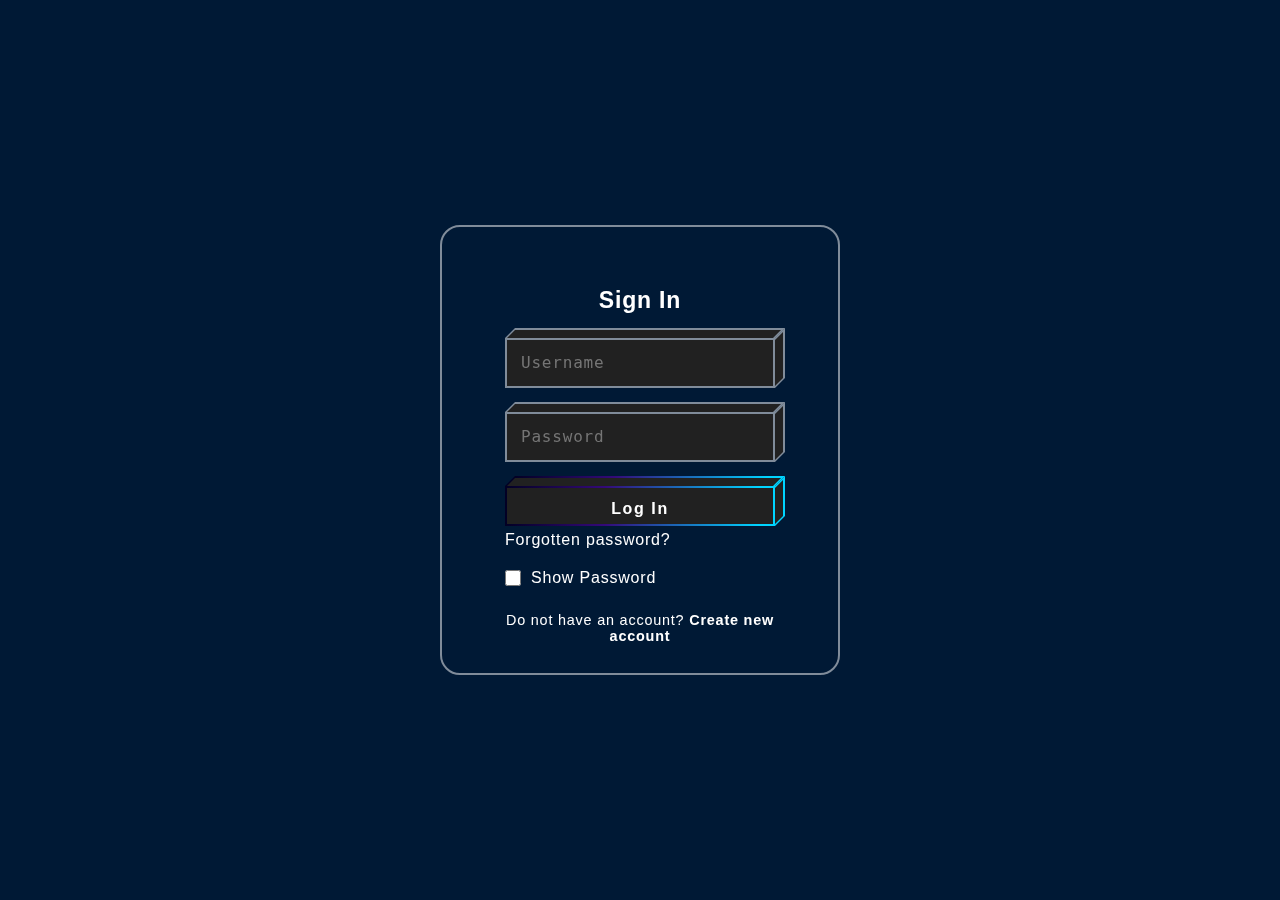
<file: index.html>
<!DOCTYPE html>
<html>
<head>
    <meta charset="UTF-8">
    <meta name="viewport" content="width=device-width, initial-scale=1.0">
    <title>Lotus</title>
    <link rel="stylesheet" href="assets/css/login.css">
    <link rel="icon" href="assets/img/lotus-icon.png">
    <script src="assets/javascript/lg.js"> </script>
</head>
<body>
    <section>
        <div class="form-box" id="signInForm">
            <div class="form-value">
                <form autocomplete='off' class='form'>
                    <!-- Sign In Form -->
                    <div class='control'>
                        <h1>Sign In</h1>
                    </div>
                    <div class='control block-cube block-input'>
                        <input id="username" class="form-control" name='username' placeholder='Username' type='text'required>
                        <div class='bg-top'>
                            <div class='bg-inner'></div>
                        </div>
                        <div class='bg-right'>
                            <div class='bg-inner'></div>
                        </div>
                        <div class='bg'>
                            <div class='bg-inner'></div>
                        </div>
                    </div>
                    <div class='control block-cube block-input'>
                        <input id="password" class="form-control" name='password' placeholder='Password' type='password'required>
                        <div class='bg-top'>
                            <div class='bg-inner'></div>
                        </div>
                        <div class='bg-right'>
                            <div class='bg-inner'></div>
                        </div>
                        <div class='bg'>
                            <div class='bg-inner'></div>
                        </div>
                    </div>
                    <button id="loginBtn" class='btn block-cube block-cube-hover' type='button'>
                        <div class='bg-top'>
                            <div class='bg-inner'></div>
                        </div>
                        <div class='bg-right'>
                            <div class='bg-inner'></div>
                        </div>
                        <div class='bg'>
                            <div class='bg-inner'></div>
                        </div>
                        <a href="big-project.html"><div class='text'>
                            Log In
                        </div></a>
                    </button>
                    <div class="forget">
                        <label for="">
                            
                            <a  href="#">Forgotten password?</a>
                        </label>
                    </div>
                    <div class="showpass">
                        <input type="checkbox">Show Password
                    </div>
                    <div class="register">
                        <p>Do not have an account? <a href="#">Create new account</a></p>
                    </div>
                </form>
            </div>
        </div>
        <div class="container" id="resetForm">
            <div class="box">
                <div class="main">
                    <!-- Reset Password Form -->
                    <i class="fa-solid fa-x"></i>
                    <h1>Reset Password</h1>
                    <div class="form-group">
                        <div class='control block-cube block-input'>
                            <input name='username' placeholder='Email' type='email'required>
                            <div class='bg-top'>
                                <div class='bg-inner'></div>
                            </div>
                            <div class='bg-right'>
                                <div class='bg-inner'></div>
                            </div>
                            <div class='bg'>
                                <div class='bg-inner'></div>
                            </div>
                        </div>
                    </div>
                    <button id="loginBtn" class='btn block-cube block-cube-hover' type='button'>
                        <div class='bg-top'>
                            <div class='bg-inner'></div>
                        </div>
                        <div class='bg-right'>
                            <div class='bg-inner'></div>
                        </div>
                        <div class='bg'>
                            <div class='bg-inner'></div>
                        </div>
                        <div class='text'>
                            SEND CODE
                        </div>
                    </button>
                </div>
            </div>
        </div>
        <div class="container" id="signUpForm">
            <div class="box">
                <div class="main">
                    <!-- Sign Up Form -->
                    <i class="fa-solid fa-x" id="X"></i>
                    <h1>Sign Up</h1>
                    <div class="form-group">
                        <div class='control block-cube block-input'>
                            <input id="username" class="form-control" name='username' placeholder='Username' type='text'required>
                            <div class='bg-top'>
                                <div class='bg-inner'></div>
                            </div>
                            <div class='bg-right'>
                                <div class='bg-inner'></div>
                            </div>
                            <div class='bg'>
                                <div class='bg-inner'></div>
                            </div>
                        </div>
                    </div>
                    <div class="form-group">
                        <div class='control block-cube block-input'>
                            <input id="password" class="form-control" name='password' placeholder='Password' type='password'required>
                            <div class='bg-top'>
                                <div class='bg-inner'></div>
                            </div>
                            <div class='bg-right'>
                                <div class='bg-inner'></div>
                            </div>
                            <div class='bg'>
                                <div class='bg-inner'></div>
                            </div>
                        </div>
                    </div>
                    <div class="form-group">
                        <div class='control block-cube block-input'>
                            <input  name='username' placeholder='Email' type='email'required>
                            <div class='bg-top'>
                                <div class='bg-inner'></div>
                            </div>
                            <div class='bg-right'>
                                <div class='bg-inner'></div>
                            </div>
                            <div class='bg'>
                                <div class='bg-inner'></div>
                            </div>
                        </div>
                    </div>
                    <button id="loginBtn" class='btn block-cube block-cube-hover' type='button'>
                        <div class='bg-top'>
                            <div class='bg-inner'></div>
                        </div>
                        <div class='bg-right'>
                            <div class='bg-inner'></div>
                        </div>
                        <div class='bg'>
                            <div class='bg-inner'></div>
                        </div>
                        <div class='text'>
                            Sign up
                        </div>
                    </button>
                </div>
            </div>
        </div>
    </section>
  
    
    

</body>
</html>
</file>
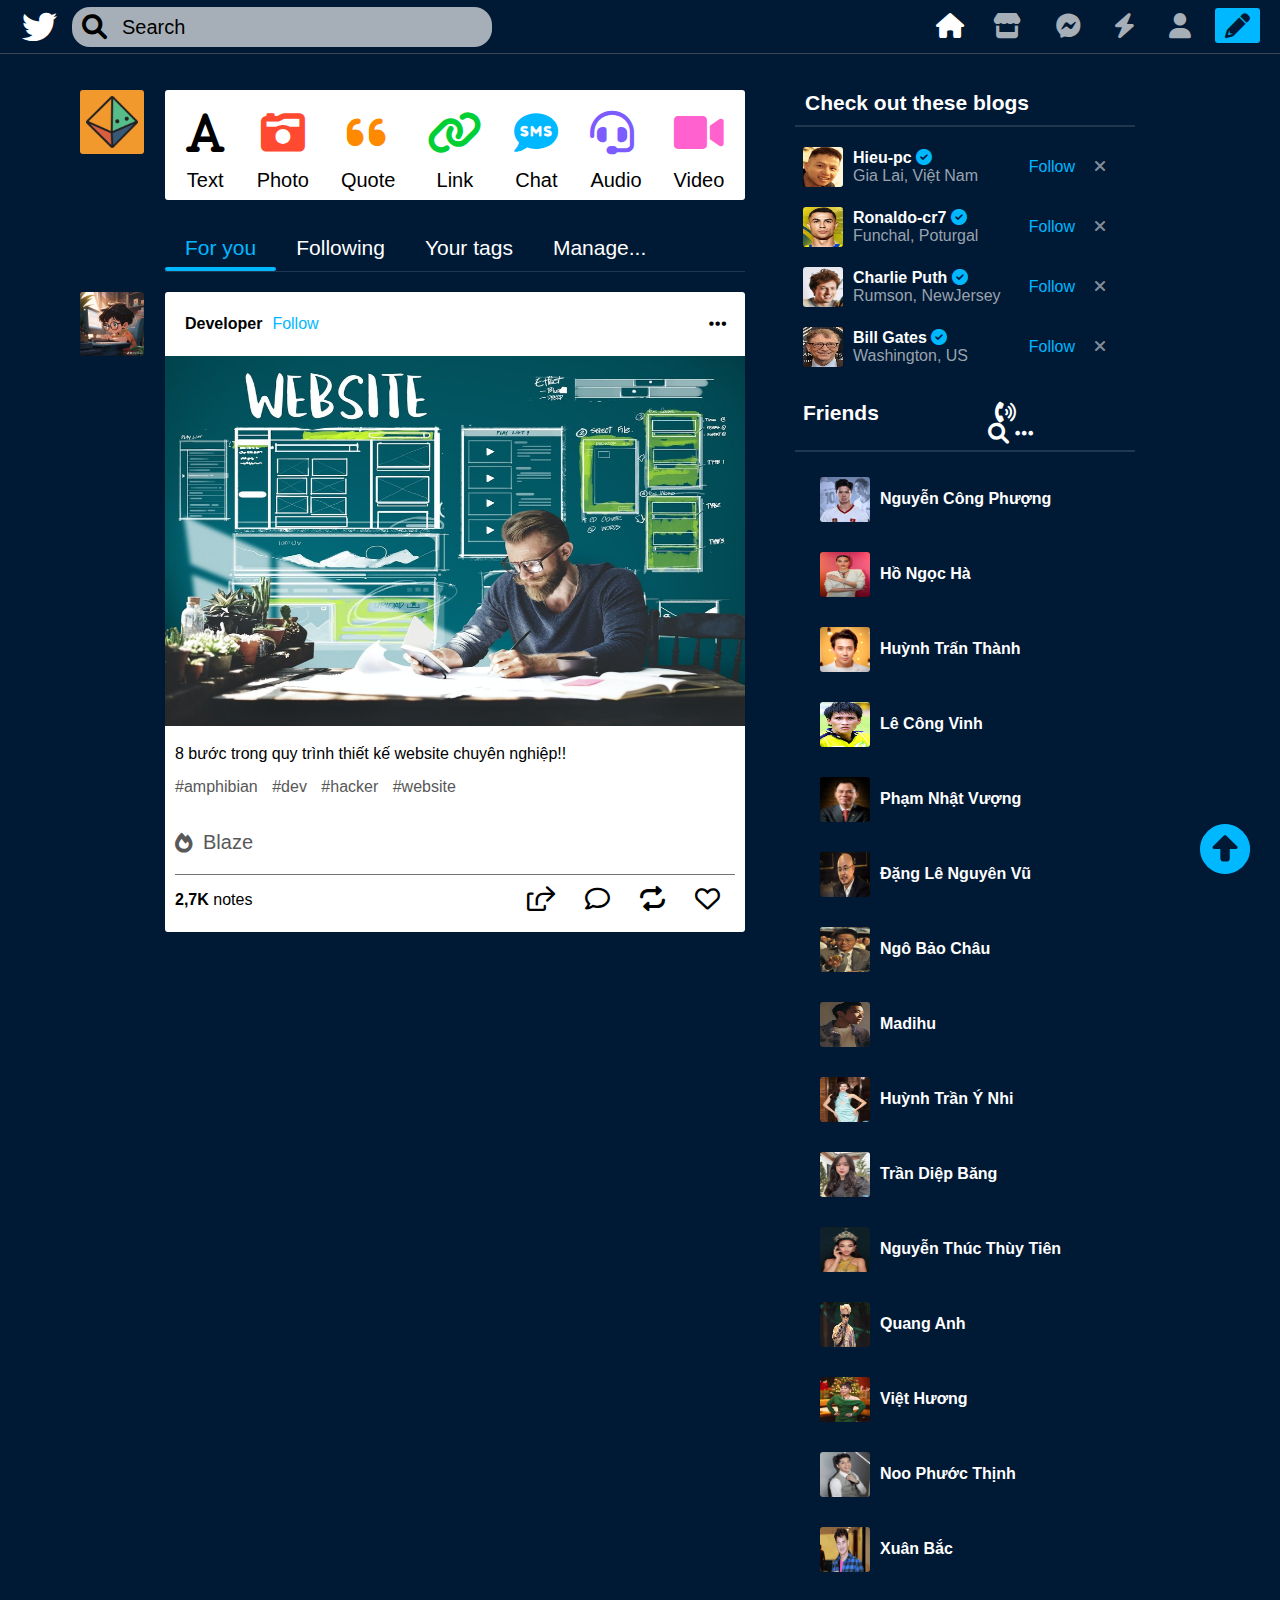
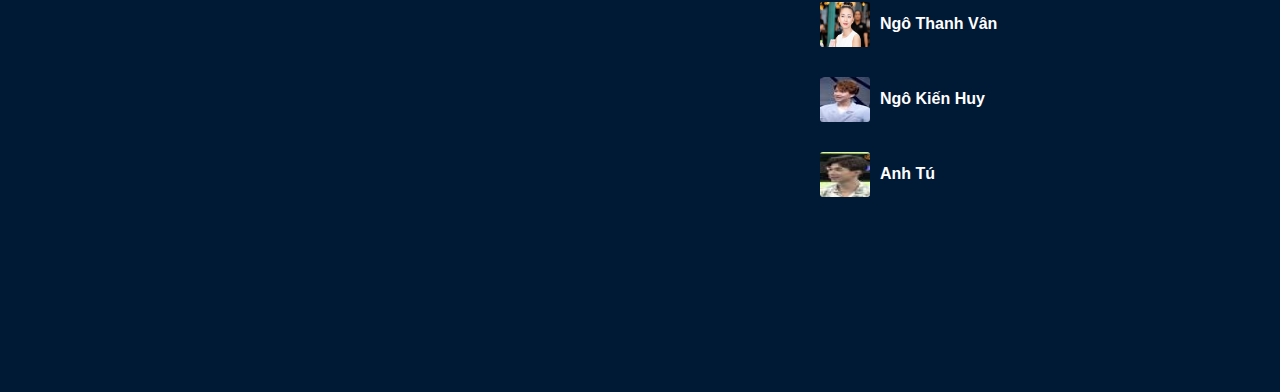
<file: Big-Project.html>
<!DOCTYPE html>
<html lang="en">
<head>
  <meta charset="UTF-8">
  <meta name="viewport" content="width=device-width, initial-scale=1.0">
  <title>Social Media</title>
  <link rel="stylesheet" href="assets/css/big-project.css">
  <link rel="stylesheet" href="assets/css/responsive.css">
  <link rel="stylesheet" href="assets/fonts/fontawesome-free-6.0.0-web/css/all.min.css">
  <link rel="icon" href="assets/img/lotus-icon.png">
  <script src="https://code.jquery.com/jquery-3.7.0.min.js"></script>
  <script src="big-project.js"></script>
</head>
<body>
  <div id="go-top">
    <a href="#"><i class="fa-solid fa-circle-up"></i></a>
  </div>
  <!-- Start Header -->
  <div id="header">
    <div class="subheader flex">
      <div class="lefthd flex">
        <a href="#"><i class="fa-brands fa-twitter"></i></a>
        <div class="search flex">
          <i class="fa-solid fa-magnifying-glass"></i>
          <input type="text" placeholder="Search" >
        </div>
      </div>
      <div class="righthd">
        <a><i href="#" style="color: #fff;" class="fa-solid fa-house active-header"></i></a>
        <a>
          <div class="dropdown-store">
            <button onclick="DropdownStore()" class="dropbtn-store"><i class="fa-solid fa-store"></i></button>
            <div class="dropdown-store-content">
              <h3 style="background: #ccc;">Store</h3>
              <div class="store-contents">
                <div class="store-content">
                  <img src="assets/img/store1.png">
                  <div class="store-write">
                    <div>Rainbow Crab Checkmark<br><span style="color: #a4a4a4;">Now in color.</span></div>
                    <div class="store-flex">
                      <div>Shop</div>
                      <div><i class="fa-solid fa-gift"></i></div>
                    </div>
                  </div>
                </div>
                <div class="store-content">
                  <img src="assets/img/store2.png">
                  <div class="store-write">
                    <div>Important Babylonian<br><span style="color: #a4a4a4;">Get coppery!</span></div>
                    <div class="store-flex">
                      <div>Shop</div>
                      <div><i class="fa-solid fa-gift"></i></div>
                    </div>
                  </div>
                </div>
                <div class="store-content">
                  <img src="assets/img/store3.png">
                  <div class="store-write">
                    <div>Goncharov Enthusiast<br><span style="color: #a4a4a4;">For the discerning collector.</span></div>
                    <div class="store-flex">
                      <div>Shop</div>
                      <div><i class="fa-solid fa-gift"></i></div>
                    </div>
                  </div>
                </div>
                <div class="store-content">
                  <img src="assets/img/store4.png">
                  <div class="store-write">
                    <div>Crab Checkmark<br><span style="color: #a4a4a4;">It's crab time.</span></div>
                    <div class="store-flex">
                      <div>Shop</div>
                      <div><i class="fa-solid fa-gift"></i></div>
                    </div>
                  </div>
                </div>
                <div class="store-content">
                  <img src="assets/img/store5.png">
                  <div class="store-write">
                    <div>Commissions Open Badge<br><span style="color: #a4a4a4;">Open for business!</span></div>
                    <div class="store-flex">
                      <div>Shop</div>
                      <div><i class="fa-solid fa-gift"></i></div>
                    </div>
                  </div>
                </div>
                <div class="store-content">
                  <img src="assets/img/store6.png">
                  <div class="store-write">
                    <div>Coppy Badge<br><span style="color: #a4a4a4;">Certifies a Coppy-protected.</span></div>
                    <div class="store-flex">
                      <div>Shop</div>
                      <div><i class="fa-solid fa-gift"></i></div>
                    </div>
                  </div>
                </div>
                <div class="store-content">
                  <img src="assets/img/store7.png">
                  <div class="store-write">
                    <div>Important Blue Internet<br><span style="color: #a4a4a4;">Important for the internet.</span></div>
                    <div class="store-flex">
                      <div>Shop</div>
                      <div><i class="fa-solid fa-gift"></i></div>
                    </div>
                  </div>
                </div>
                <div class="store-content">
                  <img src="assets/img/store8.png">
                  <div class="store-write">
                    <div>Horse Friend<br><span style="color: #a4a4a4;">Get busy scoopin.</span></div>
                    <div class="store-flex">
                      <div>Shop</div>
                      <div><i class="fa-solid fa-gift"></i></div>
                    </div>
                  </div>
                </div>
                <div class="store-content">
                  <img src="assets/img/store9.png">
                  <div class="store-write">
                    <div>Dashboard Crabs<br><span style="color: #a4a4a4;">Crabs! Crabs everywhere!</span></div>
                    <div class="store-flex">
                      <div>Shop</div>
                      <div><i class="fa-solid fa-gift"></i></div>
                    </div>
                  </div>
                </div>
                <div class="store-content">
                  <img src="assets/img/store10.png">
                  <div class="store-write">
                    <div>Ad-Free Browsing<br><span style="color: #a4a4a4;">Now ad-free!</span></div>
                    <div class="store-flex">
                      <div>Shop</div>
                      <div><i class="fa-solid fa-gift"></i></div>
                    </div>
                  </div>
                </div>
              </div>
             </div>
          </div>
        </a>
        <a>
          <div class="dropdown-message">
            <button onclick="DropdownMessage()" class="dropbtn-message"><i class="fa-brands fa-facebook-messenger"></i></button>
            <div class="dropdown-message-content">
              <header>
                <div>0798693538</div>
                <div>New Message</div>
              </header>
              <article>
                <div><i class="fa-regular fa-comments"></i></div>
                <div style="font-size: 22px;">Talk with Friends</div>
                <div>
                  <img src="assets/img/nguyencongphuong.png">
                  <img src="assets/img/tranthanh.jpg">
                  <img src="assets/img/diepbang.jpg">
                  <img src="assets/img/phamnhatvuong.webp">
                </div>
              </article>
            </div>
        </div>
        </a>
        <a>
          <div class="dropdown-thunder">
            <button onclick="DropdownThunder()" class="dropbtn-thunder"><i href="#" class="fa-solid fa-bolt"></i></button>
            <div class="dropdown-thunder-content">
              <header>0798693538</header>
              <article>
                <div>All</div>
                <div>Mentions</div>
                <div>Reblogs</div>
                <div>Replies</div>
              </article>
              <footer>
                <i href="#" class="fa-solid fa-bolt"></i>
                <div>Check out this tab when you make a post to see Likes, Reblogs, and new followers.</div>
              </footer>
            </div>
          </div>
        </a>
        <a>
          <div class="dropdown-user">
            <button onclick="DropdownUser()" class="dropbtn-user"><i href="#" class="fa-solid fa-user"></i></button>
            <div class="dropdown-user-content">
                <ul class="user-top">
                  <li>Account<span>Log out</span></li>
                  <li class="flex-row">
                    <div>
                      <i class="fa-solid fa-heart"></i><span>Likes</span>
                    </div>
                    <div>0</div>
                  </li>
                  <li class="flex-row">
                    <div>
                      <i class="fa-solid fa-user-plus"></i><span>Following</span>
                    </div>
                    <div>6</div>
                  </li>
                  <li><i class="fa-solid fa-gear"></i>Settings</li>
                  <li><i class="fa-solid fa-earth-americas"></i>Domains</li>
                  <li><i class="fa-solid fa-hand-sparkles"></i>Go Ad-Free</li>
                  <li><i class="fa-solid fa-cart-shopping"></i>Payment & purchases</li>
                  <li><i class="fa-solid fa-gift"></i>Gifts</li>
                  <li><i class="fa-solid fa-palette"></i>Change palette</li>
                </ul>
                <ul class="user-middle">
                  <li>Blogs<span>+ New</span></li>
                  <div>
                    <img src="assets/img/user.png" width="36px" style="border-radius: 3px; margin-right: 10px;">
                    <div>
                      <div>0798693538</div>
                      <div style="color: #919191;">Untitled</div>
                    </div>

                  </div>
                  <li>Posts</li>
                  <li>Followers</li>
                  <li>Activity</li>
                  <li>Drafts</li>
                  <li>Queue</li>
                  <li>Blog settings</li>
                  <li>Mass Post Editor</li>
                </ul>
                <div class="user-footer">
                  <ul class="flex-row">
                    <li>About</li>
                    <li>Apps</li>
                    <li>Legal</li>
                    <li>Privacy</li>
                    <li>Help</li>
                  </ul>
                </div>
            </div>
          </div>
        </a>
        <a class="js-show-modal-pen"><i class="fa-solid fa-pencil" style="color: #001935;"></i></a> 
      </div>
          <!-- Start Modal-Pen -->
          <div class="modal-pen js-modal-pen">
            <div class="modal-pen-container js-modal-pen-container">
              <div class="flex-col">
                <i class="fa-solid fa-font" style="background: white;"></i>
                <div>Text</div>
              </div>
              <div class="flex-col">
                <i class="fa-solid fa-camera-retro" style="background: #ff4930;"></i>
                <div>Photo</div>
              </div>
              <div class="flex-col">
                <i class="fa-solid fa-quote-left" style="background: #ff8a00;"></i>
                <div>Quote</div>
              </div>
              <div class="flex-col">
                <i class="fa-solid fa-link" style="background: #00cf35;"></i>
                <div>Link</div>
              </div>
              <div class="flex-col">
                <i class="fa-solid fa-comment-sms" style="background: #00b8ff;"></i>
                <div>Chat</div>
              </div>
              <div class="flex-col">
                <i class="fa-solid fa-headset" style="background: #7c5cff;"></i>
                <div>Audio</div>
              </div>
              <div class="flex-col">
                <i class="fa-solid fa-video" style="background: #ff62ce;"></i>
                <div>Video</div>
              </div>
            </div>
          </div>    
          <!-- End Modal-Pen -->
        </div>
        <div>
          <!-- Start Modal -->
          <div class="modal js-modal">
            <div class="modal-container js-modal-container">
              <img class="img" src="assets/img/user.png" alt="user"  width="67px">
              <header class="modal-header"><b>0798693538</b></header>
              <div class="modal-body">
                <div class="flex">
                  <input type="text" class="modal-input" placeholder="Title" style="width: 250px;">
                  <div>
                    <i class="fa-solid fa-images" style="color: #ff4930;"></i>
                    <i class="fa-solid fa-quote-left" style="color: #ff8a00;padding-left: 7px;"></i>
                    <i class="fa-solid fa-link" style="color: #00cf35;"></i>
                    <i class="fa-solid fa-square-poll-horizontal" style="color: #00b8ff;"></i>
                    <i class="fa-solid fa-headset" style="color: #7c5cff;"></i>
                    <i class="fa-solid fa-video" style="color: #ff62ce;"></i>
                    <i class="fa-solid fa-sliders" style="color: #606060;"></i>
                  </div>
                </div>
                <textarea name="modal-text" class="modal-input" cols="30" rows="10" placeholder="Go ahead, put anything."></textarea>
              </div>
              <div class="modal-footer">
                <div class="modal-close js-modal-close">Close</div>
                <div>For Everyone<i class="fa-solid fa-chevron-down"></i></div>
                <div>Post now<i class="fa-solid fa-chevron-down"></i></div>
              </div>
            </div>
          </div>
          <!-- End Modal -->
        </div>
    </div>  
  <!-- End Header -->
  <div class="header-content">
    <div id="main-content">
      <div id="left-sidebar">
        <div id="ad">
          <h1 style="margin-top: 10px;">Sponsored</h1>
          <div class="change-ad"><img src="assets/img/lotus-icon.png" alt="qc"></div>
        </div>
        <div id="mid-sidebar">
          <h1>Radar</h1>
        </div>
        <div id="bot-sidebar">
          <header class="flex">
            <img  style="border-radius: 3px;" src="assets/img/SvIT.png" alt="SvIT" width="37px" height="37px">
            <div class="name">IT-Support</div>
            <div class="fl hidefl">Follow</div>
            <div class="elip"><i class="fa-solid fa-ellipsis"></i></div>
          </header>
          <article>
            <a title="Xem Bài Viết" class="next-page" href="assets/page/page-0.html" target="_parent">
              <div class="change-img-sidebar"><img src="assets/img/beckham.webp" alt="cntt2" width="300px" height="350px"></div>
            </a>
            <div>Công Nghệ Thông Tin là gì?</div>
            <div>
              <a href="#">#cntt</a>
              <a href="#">#it</a>
              <a href="#">#hacker</a>
              <a href="#">#ai</a><br>
              <button>
                <i class="fa-solid fa-fire"></i>
                <div>Blaze</div>
              </button>
            </div>
          </article>
          <footer style="margin-bottom: 50px;">
            <div><b>4,9K</b> notes</div>
            <ul class="flex">
              <li><i class="fa-regular fa-share-from-square"></i></li>
              <li><i class="fa-regular fa-comment"></i></li>
              <li><i class="fa-regular fa-heart"></i></li>
            </ul>
          </footer>
        </div>
      </div>
      <div id="containers">
        <!-- Start Navigation -->
        <div id="nav">
          <img class="img" src="assets/img/user.png" alt="user">
          <ul class="flex">
            <li>
              <button class="text js-show-modal">
                <i class="fa-solid fa-font" style="color: #000;"></i>
                Text
              </button>
            </li>
            <li>
              <button class="photo js-show-modal">
                <i class="fa-solid fa-camera-retro" style="color: #ff4930;"></i>
                Photo
              </button>
            </li>
            <li>
              <button class="quote js-show-modal">
                <i class="fa-solid fa-quote-left" style="color: #ff8a00;"></i>
                Quote
              </button>
            </li>
            <li>
              <button class="link js-show-modal">
                <i class="fa-solid fa-link" style="color: #00cf35;"></i>
                Link
              </button>
            </li>
            <li>
              <button class="chat js-show-modal">
                <i class="fa-solid fa-comment-sms" style="color: #00b8ff;"></i>
                Chat
              </button>
            </li>
            <li>
              <button class="audio js-show-modal">
                <i class="fa-solid fa-headset" style="color: #7c5cff;"></i>
                Audio
              </button>
            </li>
            <li>
              <button class="video js-show-modal">
                <i class="fa-solid fa-video" style="color: #ff62ce;"></i>
                Video
              </button>
            </li>
          </ul>
        </div>
        <!-- End Navigation -->
        <div class="tabs">
            <div class="tab-item active">For you</div>
            <div class="tab-item">Following</div>
            <div class="tab-item">Your tags</div>
            <div class="tab-item">Manage...</div>
            <div class="line"></div>
        </div>
        <div id="contents">
          <!-- Start Tab-pane-1 -->
          <div class="tab-pane active">
            <div id="tab-pane-1">
              <div class="content">
                <img class="img" src="assets/img/user1.jpg" alt="user1">
                <header class="flex">
                  <div class="name">Developer</div>
                  <div class="fl hidefl">Follow</div>
                  <div class="elip"><i class="fa-solid fa-ellipsis"></i></div>
                </header>
                <article>
                  <a title="Xem Bài Viết" class="next-page" href="assets/page/page-1.html" target="_parent">
                    <img class="img-content" src="assets/img/img1.jpg" alt="img1">
                  </a>
                  <div>8 bước trong quy trình thiết kế website chuyên nghiệp!!</div>
                  <div>
                    <a class="tag" href="#">#amphibian</a>
                    <a class="tag" href="#">#dev</a>
                    <a class="tag" href="#">#hacker</a>
                    <a class="tag" href="#">#website</a><br>
                    <button>
                      <i class="fa-solid fa-fire"></i>
                      <div>Blaze</div>                  
                    </button>
                  </div>
                </article>
                <footer>
                  <div><b>2,7K</b> notes</div>
                  <ul class="flex">
                    <li><i class="fa-regular fa-share-from-square"></i></li>
                    <li><i class="fa-regular fa-comment"></i></li>
                    <li><i class="fa-solid fa-repeat"></i></li>
                    <li><i class="fa-regular fa-heart"></i></li>
                  </ul>
                </footer>
              </div>
            </div>
          </div>
          <!-- End Tab-pane-1 -->
          

          <!-- Start Tab-pane-2 -->
          <div class="tab-pane">
            <div id="tab-pane-2">
              <div class="content">
                <img class="img" src="assets/img/user3.webp" alt="user3">
                <header class="flex">
                  <div class="name">HelpfulTips</div>
                  <div class="elip"><i class="fa-solid fa-ellipsis"></i></div>
                </header>
                <article>
                  <a title="Xem Bài Viết" class="next-page" href="assets/page/page-3.html" target="_parent">
                    <img class="img-content" src="assets/img/img3.jpg" alt="img3">
                  </a>
                  <div>Tips chọn Laptop "Hợp" với bạn</div>
                  <div>
                    <a class="tag" href="#">#tips</a>
                    <a class="tag" href="#">#tech</a>
                    <a class="tag" href="#">#future</a>
                    <a class="tag" href="#">#laptop</a><br>
                    <button>
                      <i class="fa-solid fa-fire"></i>
                      <div>Blaze</div>
                    </button>
                  </div>
                </article>
                <footer>
                  <div><b>1,5K</b> notes</div>
                  <ul class="flex">
                    <li><i class="fa-regular fa-share-from-square"></i></li>
                    <li><i class="fa-regular fa-comment"></i></li>
                    <li><i class="fa-solid fa-repeat"></i></li>
                    <li><i class="fa-regular fa-heart"></i></li>
                  </ul>
                </footer>
              </div>
            </div>
          </div>
          <!-- End Tab-pane2 -->


          <!-- Start Tab-pane3 -->
          <div class="tab-pane">
            <div id="tab-pane-3">
              <div class="content">
                <img class="img" src="assets/img/user5.jpg" alt="user5">
                <header class="flex">
                  <div class="name">VNexpress</div>
                  <div class="fl hidefl">Follow</div>
                  <div class="elip"><i class="fa-solid fa-ellipsis"></i></div>
                </header>
                <article>
                  <a title="Xem Bài Viết" class="next-page" href="assets/page/page-5.html" target="_parent">
                    <img class="img-content" src="assets/img/img5.jpg" alt="img5">
                  </a>
                  <div>Những tỷ phú quyền lực nhất châu Á</div>
                  <div>
                    <a class="tag" href="#">#asia</a>
                    <a class="tag" href="#">#men</a>
                    <a class="tag" href="#">#future</a>
                    <a class="tag" href="#">#money</a><br>
                    <button>
                      <i class="fa-solid fa-fire"></i>
                      <div>Blaze</div>
                    </button>
                  </div>
                </article>
                <footer>
                  <div><b>3,9K</b> notes</div>
                  <ul class="flex">
                    <li><i class="fa-regular fa-share-from-square"></i></li>
                    <li><i class="fa-regular fa-comment"></i></li>
                    <li><i class="fa-solid fa-repeat"></i></li>
                    <li><i class="fa-regular fa-heart"></i></li>
                  </ul>
                </footer>
              </div>
            </div>
          </div>
          <!-- End Tab-pane3 -->


          <!-- Start Tab-pane4 -->
          <div class="tab-pane">
            <div id="tab-pane-4">
              <div class="content">
                <img class="img" src="assets/img/user7.png" alt="user7">
                <header class="flex">
                  <div class="name">Phim24h</div>
                  <div class="fl hidefl">Follow</div>
                  <div class="elip"><i class="fa-solid fa-ellipsis"></i></div>
                </header>
                <article>
                  <a title="Xem Bài Viết" class="next-page" href="assets/page/page-7.html" target="_parent">
                    <img class="img-content" src="assets/img/img7.jpeg" alt="img7">
                  </a>
                  <div>Lý do ‘Nhiệm vụ bất khả thi’ vẫn gây sốt sau 27 năm</div>
                  <div>
                    <a class="tag" href="#">#watch</a>
                    <a class="tag" href="#">#film</a>
                    <a class="tag" href="#">#hollywood</a>
                    <a class="tag" href="#">#hot</a><br>
                    <button>
                      <i class="fa-solid fa-fire"></i>
                      <div>Blaze</div>
                    </button>
                  </div>
                </article>
                <footer>
                  <div><b>1,3K</b> notes</div>
                  <ul class="flex">
                    <li><i class="fa-regular fa-share-from-square"></i></li>
                    <li><i class="fa-regular fa-comment"></i></li>
                    <li><i class="fa-solid fa-repeat"></i></li>
                    <li><i class="fa-regular fa-heart"></i></li>
                  </ul>
                </footer>
              </div>
            </div>

          </div>
          <!-- End Tab-pane 4 -->
        </div>

      </div>
      <!-- Start Sidebar -->
      <div id="sidebar">
        <div id="top-sidebar">
          <h1 style="color: #fff;">Check out these blogs</h1>
          <div class="accounts">
            <!-- Account1 -->
            <div class="account flex">
              <img class="img-account" src="assets/img/hieupc.jpg" alt="hieupc">
              <div class="infor">
                <div>
                  <b>Hieu-pc</b>
                  <i style="color: #00b8ff;" class="fa-solid fa-circle-check"></i>
                </div>
                <div style="color: #99a3ae;">Gia Lai, Việt Nam</div>
              </div>
              <div class="acc-fl hidefl hidefl-acc">Follow</div>
              <div class="acc-close"><i class="fa-solid fa-xmark"></i></div>
            </div>
          </div>
        </div>
        <div id="friendss">
          <h1>
            Friends
            <i class="fa-solid fa-phone-volume"></i>
            <i class="fa-solid fa-magnifying-glass"></i>
            <i class="fa-solid fa-ellipsis"></i>
          </h1>
          <div id="friends">
            <div class="friend flex">
              <img class="img-friend" src="assets/img/nguyencongphuong.png">
              <div class="infor" style="padding-left: 10px;">
                  <b>Nguyễn Công Phượng</b>
              </div>
            </div>
          </div>
        </div>
      </div>
      <!-- End Sidebar -->
    </div>
    <div id="radar">
      
    </div>
    <div id="game">
      
    </div>
    <div id="mail">

    </div>
    <div id="smile">

    </div>
    <div id="thunder">

    </div>
  
  </div>

</body>
</html>
</file>
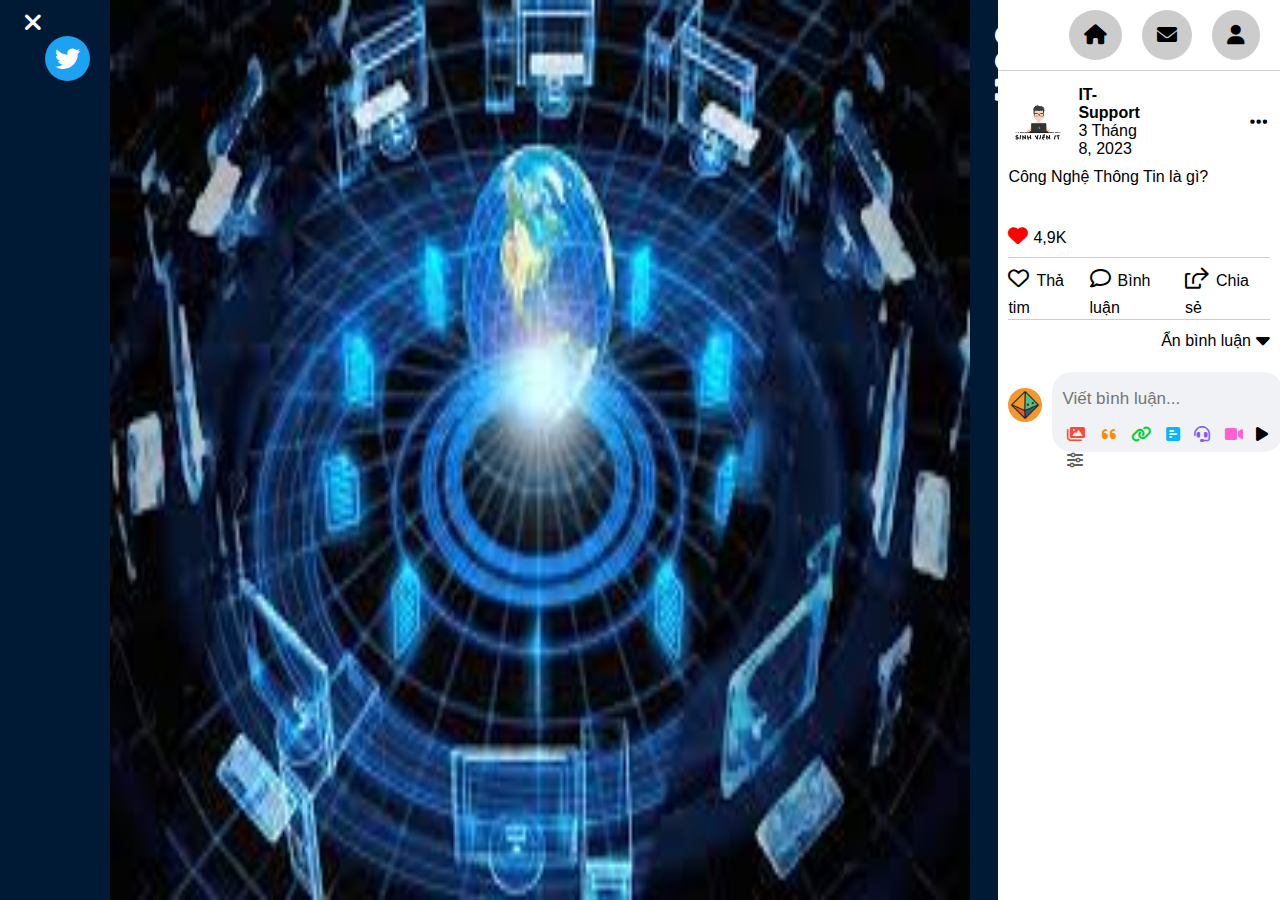
<file: assets/page/page-0.html>
<!DOCTYPE html>
<html lang="en">
<head>
  <meta charset="UTF-8">
  <meta name="viewport" content="width=device-width, initial-scale=1.0">
  <title>Social Media</title>
  <link rel="stylesheet" href="page.css">
  <link rel="stylesheet" href="../css/responsivepage.css">
  <link rel="stylesheet" href="../fonts/fontawesome-free-6.0.0-web/css/all.min.css">
  <link rel="icon" href="../img/lotus-icon.png">
</head>
<body>
  <div id="containers">
    <div id="container">
      <div id="tool-left">
        <a href="/big-project.html"><i class="fa-solid fa-xmark"></i></a>
        <i class="fa-brands fa-twitter"></i>
      </div>
      <div id="images">
        <img src="../img/cntt1.jpg" alt="">
      </div>
      <div id="tool-right">
        <i class="fa-solid fa-magnifying-glass-plus"></i>
        <i class="fa-solid fa-magnifying-glass-minus"></i>
        <i class="fa-solid fa-expand"></i>
      </div>
    </div>
    <div id="contents">
      <header>
        <i class="fa-solid fa-user"></i>
        <i class="fa-solid fa-envelope"></i>
        <a href="/big-project.html"><i class="fa-solid fa-house"></i></a>
      </header>
      <article>
        <div class="header flex">
          <img src="../img/SvIT.png" alt="" width="60px" height="60px">
          <div class="name" style="margin-left: 10px;">
            <b>IT-Support</b><br>
            3 Tháng 8, 2023
          </div>
          <div class="elip"><i class="fa-solid fa-ellipsis"></i></div>
        </div>
        <div class="content">
          <div class="top-ct" style="margin: 10px 0 40px 0;">
            Công Nghệ Thông Tin là gì?
          </div>
          <div class="bot-ct">
            <i class="fa-solid fa-heart" style="color: red;font-size: 20px;margin-right: 5px;"></i>4,9K
          </div>

        </div>
        <div class="footer flex">
          <div><i class="fa-regular fa-heart"></i>Thả tim</div>
          <div><i class="fa-regular fa-comment"></i>Bình luận</div>
          <div><i class="fa-regular fa-share-from-square"></i>Chia sẻ</div>
        </div>
      </article>
      
      <footer>
        <div class="flex" style="justify-content: flex-end;align-items: center;margin-top: 5px;">Ẩn bình luận<i class="fa-solid fa-sort-down" style="font-size: 22px;padding-left: 5px;margin-bottom: 10px;"></i></div>
        <div class="flex">
          <img src="../img/user.png" alt="" width="34px" style="border-radius: 50%;">
          <div class="write">
            <input type="text" placeholder="Viết bình luận...">
            <div class="icons">
              <div class="icon">
                <i class="fa-solid fa-images" style="color: #ff4930;"></i>
                <i class="fa-solid fa-quote-left" style="color: #ff8a00;padding-left: 7px;"></i>
                <i class="fa-solid fa-link" style="color: #00cf35;"></i>
                <i class="fa-solid fa-square-poll-horizontal" style="color: #00b8ff;"></i>
                <i class="fa-solid fa-headset" style="color: #7c5cff;"></i>
                <i class="fa-solid fa-video" style="color: #ff62ce;"></i>
                <i class="fa-solid fa-sliders" style="color: #606060;"></i>
              </div>
              <i class="fa-solid fa-play"></i>
            </div>
          </div>
        </div>
      </footer>
    </div>
  </div>

</body>
</html>
</file>
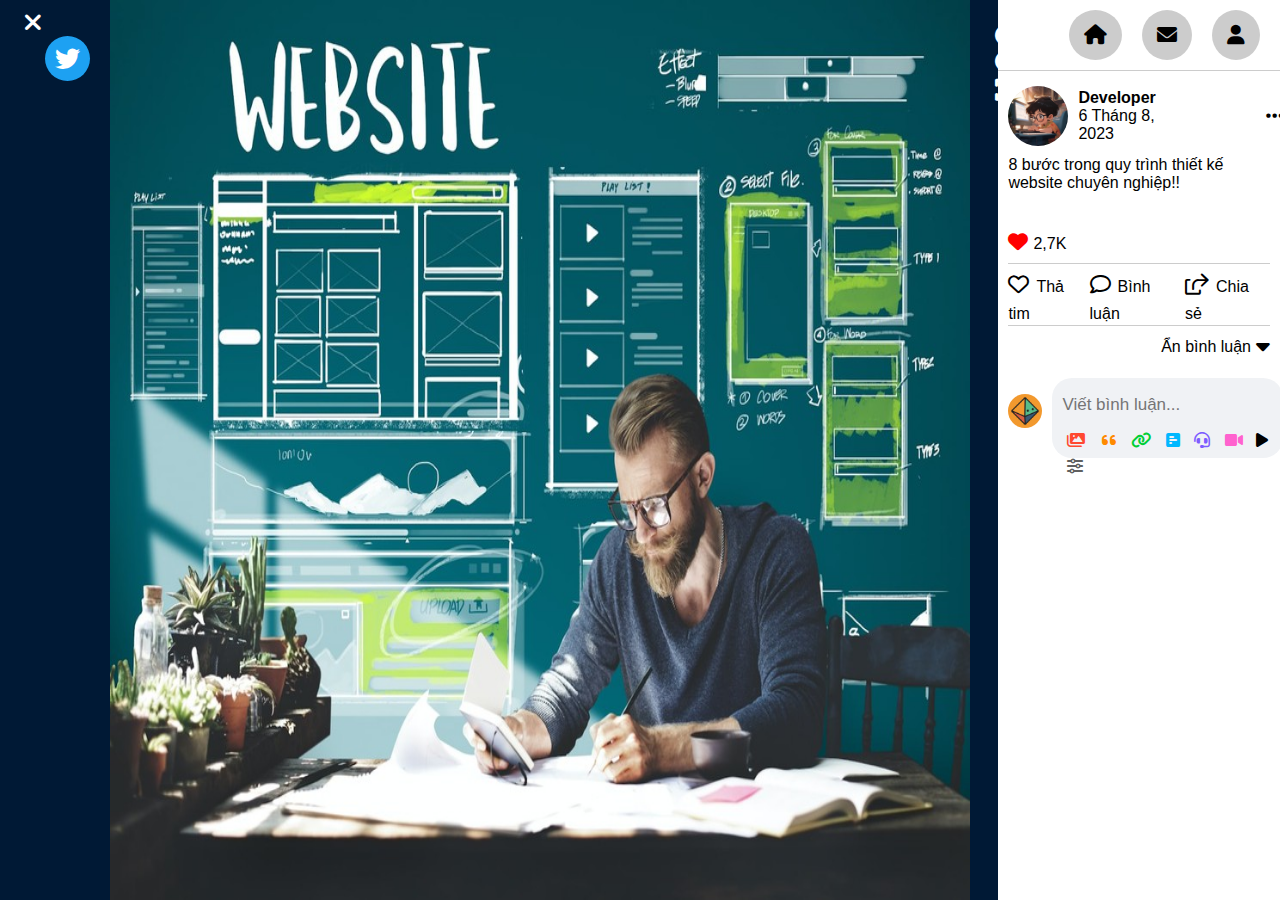
<file: assets/page/page-1.html>
<!DOCTYPE html>
<html lang="en">
<head>
  <meta charset="UTF-8">
  <meta name="viewport" content="width=device-width, initial-scale=1.0">
  <title>Social Media</title>
  <link rel="stylesheet" href="page.css">
  <link rel="stylesheet" href="../css/responsivepage.css">

  <link rel="stylesheet" href="../fonts/fontawesome-free-6.0.0-web/css/all.min.css">
  <link rel="icon" href="../img/lotus-icon.png">
</head>
<body>
  <div id="containers">
    <div id="container">
      <div id="tool-left">
        <a href="/big-project.html"><i class="fa-solid fa-xmark"></i></a>
        <i class="fa-brands fa-twitter"></i>
      </div>
      <div id="images">
        <img src="../img/img1.jpg" alt="">
      </div>
      <div id="tool-right">
        <i class="fa-solid fa-magnifying-glass-plus"></i>
        <i class="fa-solid fa-magnifying-glass-minus"></i>
        <i class="fa-solid fa-expand"></i>
      </div>
    </div>
    <div id="contents">
      <header>
        <i class="fa-solid fa-user"></i>
        <i class="fa-solid fa-envelope"></i>
        <a href="/big-project.html"><i class="fa-solid fa-house"></i></a>
      </header>
      <article>
        <div class="header flex">
          <img src="../img/user1.jpg" alt="" width="60px" height="60px">
          <div class="name" style="margin-left: 10px;">
            <b>Developer</b><br>
            6 Tháng 8, 2023
          </div>
          <div class="elip"><i class="fa-solid fa-ellipsis"></i></div>
        </div>
        <div class="content">
          <div class="top-ct" style="margin: 10px 0 40px 0;">
            8 bước trong quy trình thiết kế website chuyên nghiệp!!
          </div>
          <div class="bot-ct">
            <i class="fa-solid fa-heart" style="color: red;font-size: 20px;margin-right: 5px;"></i>2,7K
          </div>

        </div>
        <div class="footer flex">
          <div><i class="fa-regular fa-heart"></i>Thả tim</div>
          <div><i class="fa-regular fa-comment"></i>Bình luận</div>
          <div><i class="fa-regular fa-share-from-square"></i>Chia sẻ</div>
        </div>
      </article>
      
      <footer>
        <div class="flex" style="justify-content: flex-end;align-items: center;margin-top: 5px;">Ẩn bình luận<i class="fa-solid fa-sort-down" style="font-size: 22px;padding-left: 5px;margin-bottom: 10px;"></i></div>
        <div class="flex">
          <img src="../img/user.png" alt="" width="34px" style="border-radius: 50%;">
          <div class="write">
            <input type="text" placeholder="Viết bình luận...">
            <div class="icons">
              <div class="icon">
                <i class="fa-solid fa-images" style="color: #ff4930;"></i>
                <i class="fa-solid fa-quote-left" style="color: #ff8a00;padding-left: 7px;"></i>
                <i class="fa-solid fa-link" style="color: #00cf35;"></i>
                <i class="fa-solid fa-square-poll-horizontal" style="color: #00b8ff;"></i>
                <i class="fa-solid fa-headset" style="color: #7c5cff;"></i>
                <i class="fa-solid fa-video" style="color: #ff62ce;"></i>
                <i class="fa-solid fa-sliders" style="color: #606060;"></i>
              </div>
              <i class="fa-solid fa-play"></i>
            </div>
          </div>
        </div>
      </footer>
    </div>
  </div>

</body>
</html>
</file>
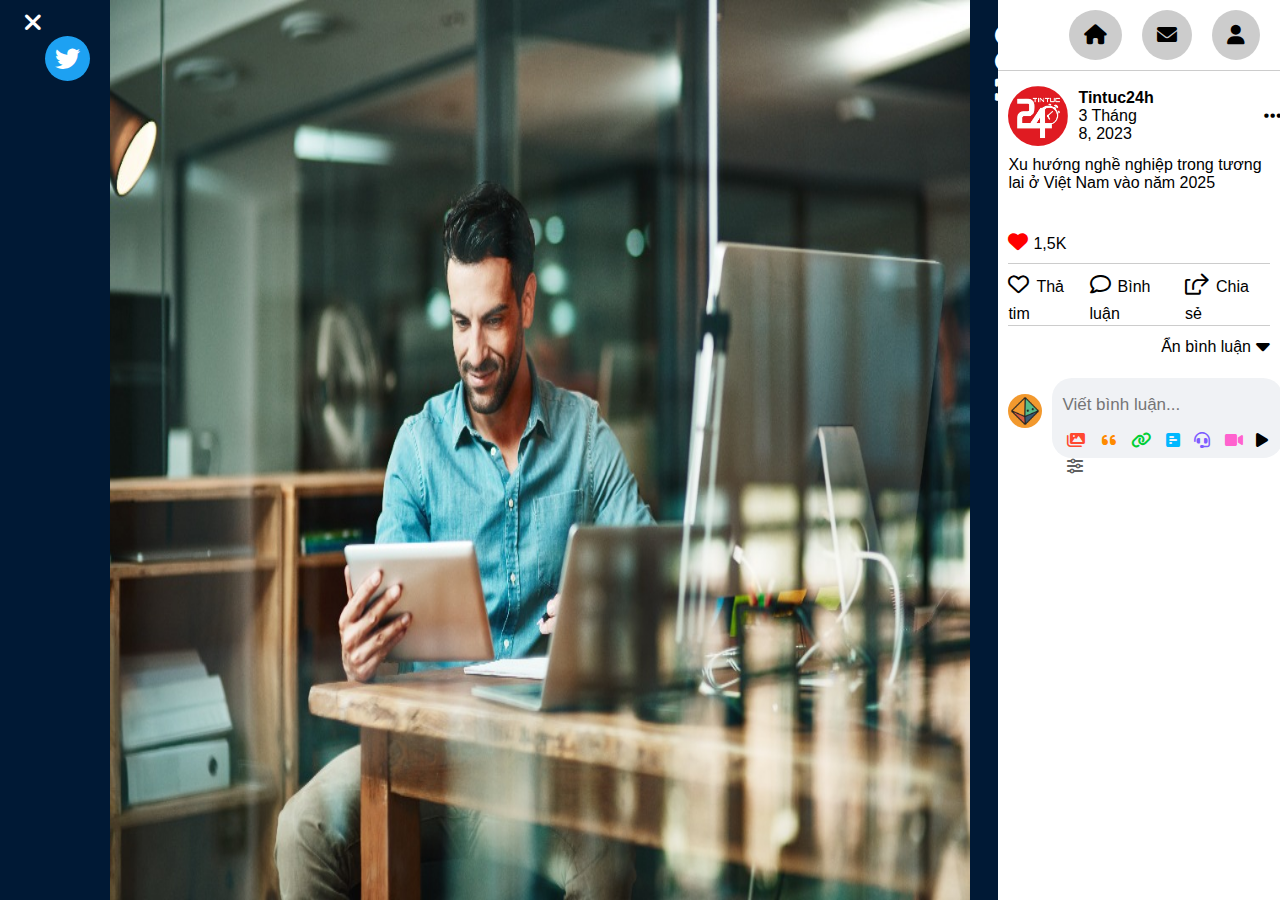
<file: assets/page/page-2.html>
<!DOCTYPE html>
<html lang="en">
<head>
  <meta charset="UTF-8">
  <meta name="viewport" content="width=device-width, initial-scale=1.0">
  <title>Social Media</title>
  <link rel="stylesheet" href="page.css">
  <link rel="stylesheet" href="../css/responsivepage.css">

  <link rel="stylesheet" href="../fonts/fontawesome-free-6.0.0-web/css/all.min.css">
  <link rel="icon" href="../img/lotus-icon.png">
</head>
<body>
  <div id="containers">
    <div id="container">
      <div id="tool-left">
        <a href="/big-project.html"><i class="fa-solid fa-xmark"></i></a>
        <i class="fa-brands fa-twitter"></i>
      </div>
      <div id="images">
        <img src="../img/img2.jpg" alt="">
      </div>
      <div id="tool-right">
        <i class="fa-solid fa-magnifying-glass-plus"></i>
        <i class="fa-solid fa-magnifying-glass-minus"></i>
        <i class="fa-solid fa-expand"></i>
      </div>
    </div>
    <div id="contents">
      <header>
        <i class="fa-solid fa-user"></i>
        <i class="fa-solid fa-envelope"></i>
        <a href="/big-project.html"><i class="fa-solid fa-house"></i></a>
      </header>
      <article>
        <div class="header flex">
          <img src="../img/user2.jpg" alt="" width="60px" height="60px">
          <div class="name" style="margin-left: 10px;">
            <b>Tintuc24h</b><br>
            3 Tháng 8, 2023
          </div>
          <div class="elip"><i class="fa-solid fa-ellipsis"></i></div>
        </div>
        <div class="content">
          <div class="top-ct" style="margin: 10px 0 40px 0;">
            Xu hướng nghề nghiệp trong tương lai ở Việt Nam vào năm 2025
          </div>
          <div class="bot-ct">
            <i class="fa-solid fa-heart" style="color: red;font-size: 20px;margin-right: 5px;"></i>1,5K
          </div>

        </div>
        <div class="footer flex">
          <div><i class="fa-regular fa-heart"></i>Thả tim</div>
          <div><i class="fa-regular fa-comment"></i>Bình luận</div>
          <div><i class="fa-regular fa-share-from-square"></i>Chia sẻ</div>
        </div>
      </article>
      
      <footer>
        <div class="flex" style="justify-content: flex-end;align-items: center;margin-top: 5px;">Ẩn bình luận<i class="fa-solid fa-sort-down" style="font-size: 22px;padding-left: 5px;margin-bottom: 10px;"></i></div>
        <div class="flex">
          <img src="../img/user.png" alt="" width="34px" style="border-radius: 50%;">
          <div class="write">
            <input type="text" placeholder="Viết bình luận...">
            <div class="icons">
              <div class="icon">
                <i class="fa-solid fa-images" style="color: #ff4930;"></i>
                <i class="fa-solid fa-quote-left" style="color: #ff8a00;padding-left: 7px;"></i>
                <i class="fa-solid fa-link" style="color: #00cf35;"></i>
                <i class="fa-solid fa-square-poll-horizontal" style="color: #00b8ff;"></i>
                <i class="fa-solid fa-headset" style="color: #7c5cff;"></i>
                <i class="fa-solid fa-video" style="color: #ff62ce;"></i>
                <i class="fa-solid fa-sliders" style="color: #606060;"></i>
              </div>
              <i class="fa-solid fa-play"></i>
            </div>
          </div>
        </div>
      </footer>
    </div>
  </div>

</body>
</html>
</file>
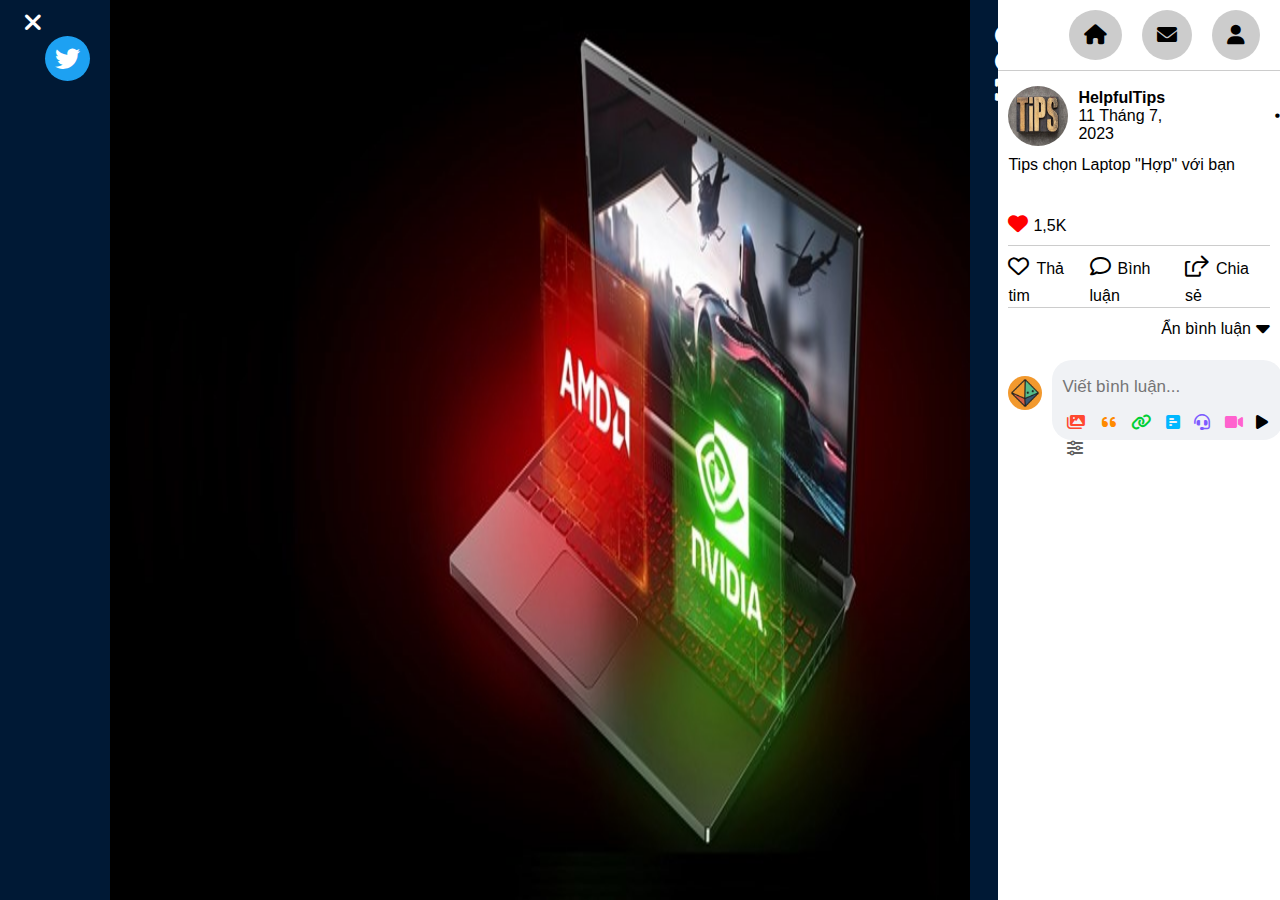
<file: assets/page/page-3.html>
<!DOCTYPE html>
<html lang="en">
<head>
  <meta charset="UTF-8">
  <meta name="viewport" content="width=device-width, initial-scale=1.0">
  <title>Social Media</title>
  <link rel="stylesheet" href="page.css">
  <link rel="stylesheet" href="../css/responsivepage.css">

  <link rel="stylesheet" href="../fonts/fontawesome-free-6.0.0-web/css/all.min.css">
  <link rel="icon" href="../img/lotus-icon.png">
</head>
<body>
  <div id="containers">
    <div id="container">
      <div id="tool-left">
        <a href="/big-project.html"><i class="fa-solid fa-xmark"></i></a>
        <i class="fa-brands fa-twitter"></i>
      </div>
      <div id="images">
        <img src="../img/img3.jpg" alt="">
      </div>
      <div id="tool-right">
        <i class="fa-solid fa-magnifying-glass-plus"></i>
        <i class="fa-solid fa-magnifying-glass-minus"></i>
        <i class="fa-solid fa-expand"></i>
      </div>
    </div>
    <div id="contents">
      <header>
        <i class="fa-solid fa-user"></i>
        <i class="fa-solid fa-envelope"></i>
        <a href="/big-project.html"><i class="fa-solid fa-house"></i></a>
      </header>
      <article>
        <div class="header flex">
          <img src="../img/user3.webp" alt="" width="60px" height="60px">
          <div class="name" style="margin-left: 10px;">
            <b>HelpfulTips</b><br>
            11 Tháng 7, 2023
          </div>
          <div class="elip"><i class="fa-solid fa-ellipsis"></i></div>
        </div>
        <div class="content">
          <div class="top-ct" style="margin: 10px 0 40px 0;">
            Tips chọn Laptop "Hợp" với bạn
          </div>
          <div class="bot-ct">
            <i class="fa-solid fa-heart" style="color: red;font-size: 20px;margin-right: 5px;"></i>1,5K
          </div>

        </div>
        <div class="footer flex">
          <div><i class="fa-regular fa-heart"></i>Thả tim</div>
          <div><i class="fa-regular fa-comment"></i>Bình luận</div>
          <div><i class="fa-regular fa-share-from-square"></i>Chia sẻ</div>
        </div>
      </article>
      
      <footer>
        <div class="flex" style="justify-content: flex-end;align-items: center;margin-top: 5px;">Ẩn bình luận<i class="fa-solid fa-sort-down" style="font-size: 22px;padding-left: 5px;margin-bottom: 10px;"></i></div>
        <div class="flex">
          <img src="../img/user.png" alt="" width="34px" style="border-radius: 50%;">
          <div class="write">
            <input type="text" placeholder="Viết bình luận...">
            <div class="icons">
              <div class="icon">
                <i class="fa-solid fa-images" style="color: #ff4930;"></i>
                <i class="fa-solid fa-quote-left" style="color: #ff8a00;padding-left: 7px;"></i>
                <i class="fa-solid fa-link" style="color: #00cf35;"></i>
                <i class="fa-solid fa-square-poll-horizontal" style="color: #00b8ff;"></i>
                <i class="fa-solid fa-headset" style="color: #7c5cff;"></i>
                <i class="fa-solid fa-video" style="color: #ff62ce;"></i>
                <i class="fa-solid fa-sliders" style="color: #606060;"></i>
              </div>
              <i class="fa-solid fa-play"></i>
            </div>
          </div>
        </div>
      </footer>
    </div>
  </div>

</body>
</html>
</file>
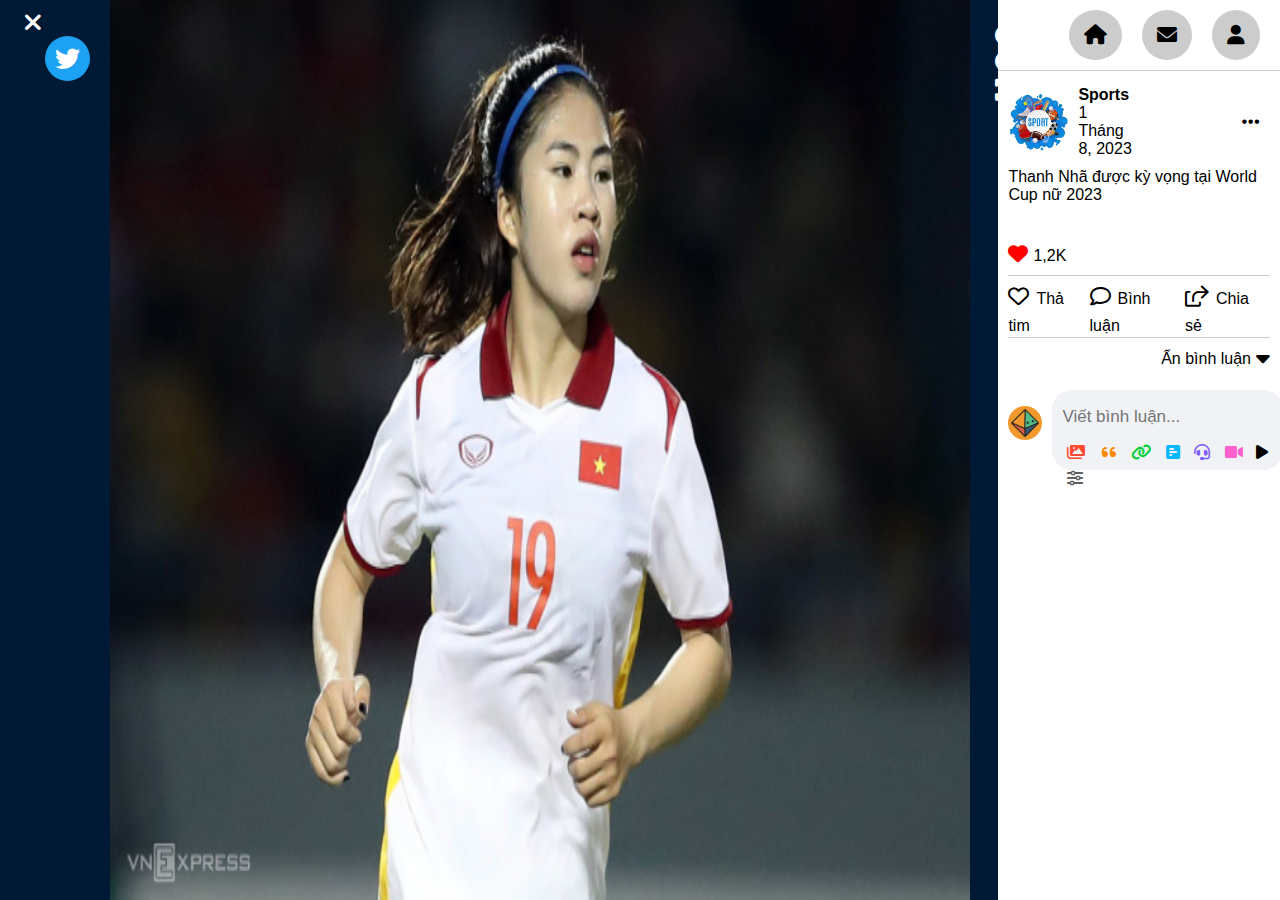
<file: assets/page/page-4.html>
<!DOCTYPE html>
<html lang="en">
<head>
  <meta charset="UTF-8">
  <meta name="viewport" content="width=device-width, initial-scale=1.0">
  <title>Social Media</title>
  <link rel="stylesheet" href="page.css">
  <link rel="stylesheet" href="../css/responsivepage.css">

  <link rel="stylesheet" href="../fonts/fontawesome-free-6.0.0-web/css/all.min.css">
  <link rel="icon" href="../img/lotus-icon.png">
</head>
<body>
  <div id="containers">
    <div id="container">
      <div id="tool-left">
        <a href="/big-project.html"><i class="fa-solid fa-xmark"></i></a>
        <i class="fa-brands fa-twitter"></i>
      </div>
      <div id="images">
        <img src="../img/img4.jpg" alt="">
      </div>
      <div id="tool-right">
        <i class="fa-solid fa-magnifying-glass-plus"></i>
        <i class="fa-solid fa-magnifying-glass-minus"></i>
        <i class="fa-solid fa-expand"></i>
      </div>
    </div>
    <div id="contents">
      <header>
        <i class="fa-solid fa-user"></i>
        <i class="fa-solid fa-envelope"></i>
        <a href="/big-project.html"><i class="fa-solid fa-house"></i></a>
      </header>
      <article>
        <div class="header flex">
          <img src="../img/user4.jpg" alt="" width="60px" height="60px">
          <div class="name" style="margin-left: 10px;">
            <b>Sports</b><br>
            1 Tháng 8, 2023
          </div>
          <div class="elip"><i class="fa-solid fa-ellipsis"></i></div>
        </div>
        <div class="content">
          <div class="top-ct" style="margin: 10px 0 40px 0;">
            Thanh Nhã được kỳ vọng tại World Cup nữ 2023
          </div>
          <div class="bot-ct">
            <i class="fa-solid fa-heart" style="color: red;font-size: 20px;margin-right: 5px;"></i>1,2K
          </div>

        </div>
        <div class="footer flex">
          <div><i class="fa-regular fa-heart"></i>Thả tim</div>
          <div><i class="fa-regular fa-comment"></i>Bình luận</div>
          <div><i class="fa-regular fa-share-from-square"></i>Chia sẻ</div>
        </div>
      </article>
      
      <footer>
        <div class="flex" style="justify-content: flex-end;align-items: center;margin-top: 5px;">Ẩn bình luận<i class="fa-solid fa-sort-down" style="font-size: 22px;padding-left: 5px;margin-bottom: 10px;"></i></div>
        <div class="flex">
          <img src="../img/user.png" alt="" width="34px" style="border-radius: 50%;">
          <div class="write">
            <input type="text" placeholder="Viết bình luận...">
            <div class="icons">
              <div class="icon">
                <i class="fa-solid fa-images" style="color: #ff4930;"></i>
                <i class="fa-solid fa-quote-left" style="color: #ff8a00;padding-left: 7px;"></i>
                <i class="fa-solid fa-link" style="color: #00cf35;"></i>
                <i class="fa-solid fa-square-poll-horizontal" style="color: #00b8ff;"></i>
                <i class="fa-solid fa-headset" style="color: #7c5cff;"></i>
                <i class="fa-solid fa-video" style="color: #ff62ce;"></i>
                <i class="fa-solid fa-sliders" style="color: #606060;"></i>
              </div>
              <i class="fa-solid fa-play"></i>
            </div>
          </div>
        </div>
      </footer>
    </div>
  </div>

</body>
</html>
</file>
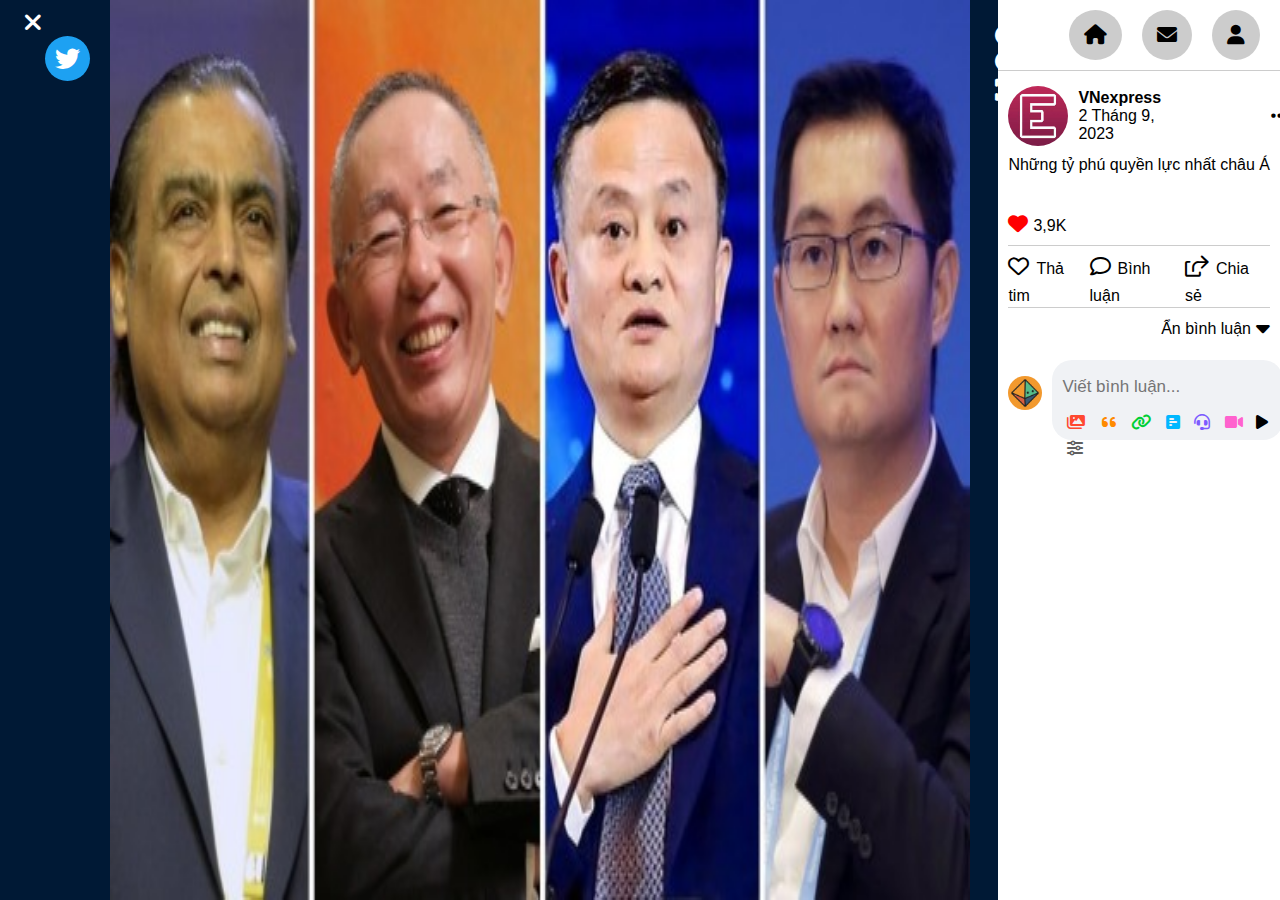
<file: assets/page/page-5.html>
<!DOCTYPE html>
<html lang="en">
<head>
  <meta charset="UTF-8">
  <meta name="viewport" content="width=device-width, initial-scale=1.0">
  <title>Social Media</title>
  <link rel="stylesheet" href="page.css">
  <link rel="stylesheet" href="../css/responsivepage.css">

  <link rel="stylesheet" href="../fonts/fontawesome-free-6.0.0-web/css/all.min.css">
  <link rel="icon" href="../img/lotus-icon.png">
</head>
<body>
  <div id="containers">
    <div id="container">
      <div id="tool-left">
        <a href="/big-project.html"><i class="fa-solid fa-xmark"></i></a>
        <i class="fa-brands fa-twitter"></i>
      </div>
      <div id="images">
        <img src="../img/img5.jpg" alt="">
      </div>
      <div id="tool-right">
        <i class="fa-solid fa-magnifying-glass-plus"></i>
        <i class="fa-solid fa-magnifying-glass-minus"></i>
        <i class="fa-solid fa-expand"></i>
      </div>
    </div>
    <div id="contents">
      <header>
        <i class="fa-solid fa-user"></i>
        <i class="fa-solid fa-envelope"></i>
        <a href="/big-project.html"><i class="fa-solid fa-house"></i></a>
      </header>
      <article>
        <div class="header flex">
          <img src="../img/user5.jpg" alt="" width="60px" height="60px">
          <div class="name" style="margin-left: 10px;">
            <b>VNexpress</b><br>
            2 Tháng 9, 2023
          </div>
          <div class="elip"><i class="fa-solid fa-ellipsis"></i></div>
        </div>
        <div class="content">
          <div class="top-ct" style="margin: 10px 0 40px 0;">
            Những tỷ phú quyền lực nhất châu Á
          </div>
          <div class="bot-ct">
            <i class="fa-solid fa-heart" style="color: red;font-size: 20px;margin-right: 5px;"></i>3,9K
          </div>

        </div>
        <div class="footer flex">
          <div><i class="fa-regular fa-heart"></i>Thả tim</div>
          <div><i class="fa-regular fa-comment"></i>Bình luận</div>
          <div><i class="fa-regular fa-share-from-square"></i>Chia sẻ</div>
        </div>
      </article>
      
      <footer>
        <div class="flex" style="justify-content: flex-end;align-items: center;margin-top: 5px;">Ẩn bình luận<i class="fa-solid fa-sort-down" style="font-size: 22px;padding-left: 5px;margin-bottom: 10px;"></i></div>
        <div class="flex">
          <img src="../img/user.png" alt="" width="34px" style="border-radius: 50%;">
          <div class="write">
            <input type="text" placeholder="Viết bình luận...">
            <div class="icons">
              <div class="icon">
                <i class="fa-solid fa-images" style="color: #ff4930;"></i>
                <i class="fa-solid fa-quote-left" style="color: #ff8a00;padding-left: 7px;"></i>
                <i class="fa-solid fa-link" style="color: #00cf35;"></i>
                <i class="fa-solid fa-square-poll-horizontal" style="color: #00b8ff;"></i>
                <i class="fa-solid fa-headset" style="color: #7c5cff;"></i>
                <i class="fa-solid fa-video" style="color: #ff62ce;"></i>
                <i class="fa-solid fa-sliders" style="color: #606060;"></i>
              </div>
              <i class="fa-solid fa-play"></i>
            </div>
          </div>
        </div>
      </footer>
    </div>
  </div>

</body>
</html>
</file>
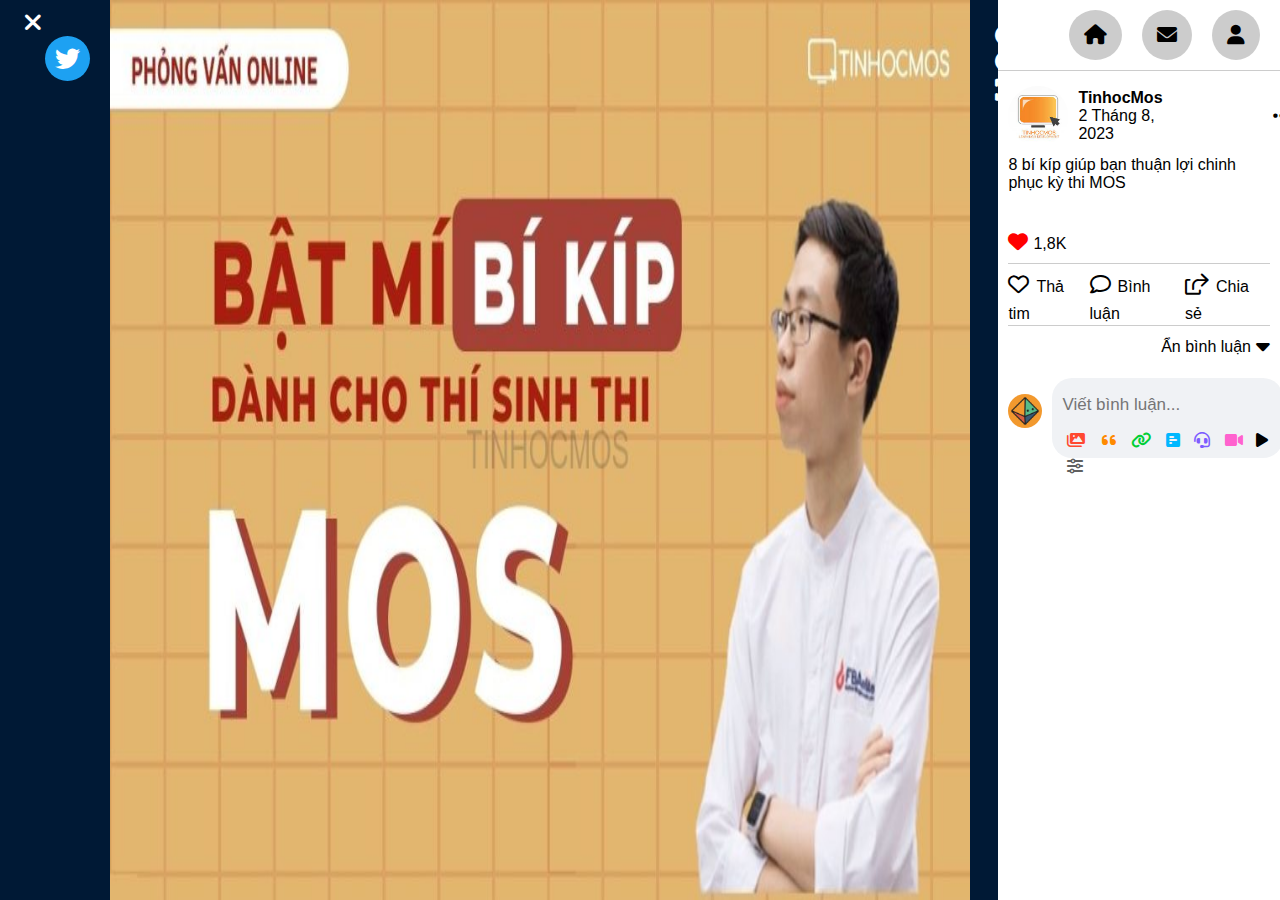
<file: assets/page/page-6.html>
<!DOCTYPE html>
<html lang="en">
<head>
  <meta charset="UTF-8">
  <meta name="viewport" content="width=device-width, initial-scale=1.0">
  <title>Social Media</title>
  <link rel="stylesheet" href="page.css">
  <link rel="stylesheet" href="../css/responsivepage.css">

  <link rel="stylesheet" href="../fonts/fontawesome-free-6.0.0-web/css/all.min.css">
  <link rel="icon" href="../img/lotus-icon.png">
</head>
<body>
  <div id="containers">
    <div id="container">
      <div id="tool-left">
        <a href="/big-project.html"><i class="fa-solid fa-xmark"></i></a>
        <i class="fa-brands fa-twitter"></i>
      </div>
      <div id="images">
        <img src="../img/img6.jpg" alt="">
      </div>
      <div id="tool-right">
        <i class="fa-solid fa-magnifying-glass-plus"></i>
        <i class="fa-solid fa-magnifying-glass-minus"></i>
        <i class="fa-solid fa-expand"></i>
      </div>
    </div>
    <div id="contents">
      <header>
        <i class="fa-solid fa-user"></i>
        <i class="fa-solid fa-envelope"></i>
        <a href="/big-project.html"><i class="fa-solid fa-house"></i></a>
      </header>
      <article>
        <div class="header flex">
          <img src="../img/user6.jpg" alt="" width="60px" height="60px">
          <div class="name" style="margin-left: 10px;">
            <b>TinhocMos</b><br>
            2 Tháng 8, 2023
          </div>
          <div class="elip"><i class="fa-solid fa-ellipsis"></i></div>
        </div>
        <div class="content">
          <div class="top-ct" style="margin: 10px 0 40px 0;">
            8 bí kíp giúp bạn thuận lợi chinh phục kỳ thi MOS
          </div>
          <div class="bot-ct">
            <i class="fa-solid fa-heart" style="color: red;font-size: 20px;margin-right: 5px;"></i>1,8K
          </div>

        </div>
        <div class="footer flex">
          <div><i class="fa-regular fa-heart"></i>Thả tim</div>
          <div><i class="fa-regular fa-comment"></i>Bình luận</div>
          <div><i class="fa-regular fa-share-from-square"></i>Chia sẻ</div>
        </div>
      </article>
      
      <footer>
        <div class="flex" style="justify-content: flex-end;align-items: center;margin-top: 5px;">Ẩn bình luận<i class="fa-solid fa-sort-down" style="font-size: 22px;padding-left: 5px;margin-bottom: 10px;"></i></div>
        <div class="flex">
          <img src="../img/user.png" alt="" width="34px" style="border-radius: 50%;">
          <div class="write">
            <input type="text" placeholder="Viết bình luận...">
            <div class="icons">
              <div class="icon">
                <i class="fa-solid fa-images" style="color: #ff4930;"></i>
                <i class="fa-solid fa-quote-left" style="color: #ff8a00;padding-left: 7px;"></i>
                <i class="fa-solid fa-link" style="color: #00cf35;"></i>
                <i class="fa-solid fa-square-poll-horizontal" style="color: #00b8ff;"></i>
                <i class="fa-solid fa-headset" style="color: #7c5cff;"></i>
                <i class="fa-solid fa-video" style="color: #ff62ce;"></i>
                <i class="fa-solid fa-sliders" style="color: #606060;"></i>
              </div>
              <i class="fa-solid fa-play"></i>
            </div>
          </div>
        </div>
      </footer>
    </div>
  </div>

</body>
</html>
</file>
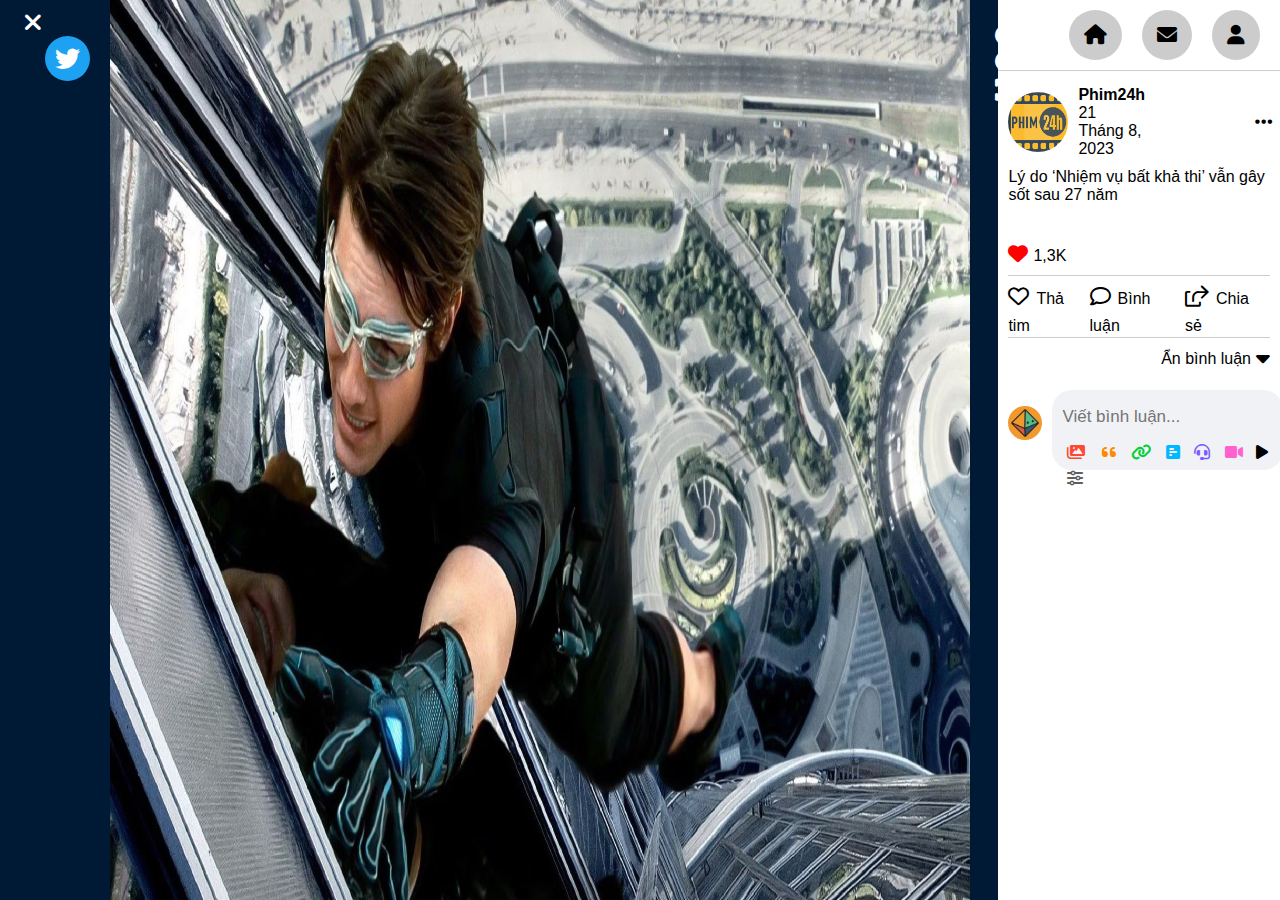
<file: assets/page/page-7.html>
<!DOCTYPE html>
<html lang="en">
<head>
  <meta charset="UTF-8">
  <meta name="viewport" content="width=device-width, initial-scale=1.0">
  <title>Social Media</title>
  <link rel="stylesheet" href="page.css">
  <link rel="stylesheet" href="../css/responsivepage.css">

  <link rel="stylesheet" href="../fonts/fontawesome-free-6.0.0-web/css/all.min.css">
  <link rel="icon" href="../img/lotus-icon.png">
</head>
<body>
  <div id="containers">
    <div id="container">
      <div id="tool-left">
        <a href="/big-project.html"><i class="fa-solid fa-xmark"></i></a>
        <i class="fa-brands fa-twitter"></i>
      </div>
      <div id="images">
        <img src="../img/img7.jpeg" alt="">
      </div>
      <div id="tool-right">
        <i class="fa-solid fa-magnifying-glass-plus"></i>
        <i class="fa-solid fa-magnifying-glass-minus"></i>
        <i class="fa-solid fa-expand"></i>
      </div>
    </div>
    <div id="contents">
      <header>
        <i class="fa-solid fa-user"></i>
        <i class="fa-solid fa-envelope"></i>
        <a href="/big-project.html"><i class="fa-solid fa-house"></i></a>
      </header>
      <article>
        <div class="header flex">
          <img src="../img/user7.png" alt="" width="60px" height="60px">
          <div class="name" style="margin-left: 10px;">
            <b>Phim24h</b><br>
            21 Tháng 8, 2023
          </div>
          <div class="elip"><i class="fa-solid fa-ellipsis"></i></div>
        </div>
        <div class="content">
          <div class="top-ct" style="margin: 10px 0 40px 0;">
            Lý do ‘Nhiệm vụ bất khả thi’ vẫn gây sốt sau 27 năm
          </div>
          <div class="bot-ct">
            <i class="fa-solid fa-heart" style="color: red;font-size: 20px;margin-right: 5px;"></i>1,3K
          </div>

        </div>
        <div class="footer flex">
          <div><i class="fa-regular fa-heart"></i>Thả tim</div>
          <div><i class="fa-regular fa-comment"></i>Bình luận</div>
          <div><i class="fa-regular fa-share-from-square"></i>Chia sẻ</div>
        </div>
      </article>
      
      <footer>
        <div class="flex" style="justify-content: flex-end;align-items: center;margin-top: 5px;">Ẩn bình luận<i class="fa-solid fa-sort-down" style="font-size: 22px;padding-left: 5px;margin-bottom: 10px;"></i></div>
        <div class="flex">
          <img src="../img/user.png" alt="" width="34px" style="border-radius: 50%;">
          <div class="write">
            <input type="text" placeholder="Viết bình luận...">
            <div class="icons">
              <div class="icon">
                <i class="fa-solid fa-images" style="color: #ff4930;"></i>
                <i class="fa-solid fa-quote-left" style="color: #ff8a00;padding-left: 7px;"></i>
                <i class="fa-solid fa-link" style="color: #00cf35;"></i>
                <i class="fa-solid fa-square-poll-horizontal" style="color: #00b8ff;"></i>
                <i class="fa-solid fa-headset" style="color: #7c5cff;"></i>
                <i class="fa-solid fa-video" style="color: #ff62ce;"></i>
                <i class="fa-solid fa-sliders" style="color: #606060;"></i>
              </div>
              <i class="fa-solid fa-play"></i>
            </div>
          </div>
        </div>
      </footer>
    </div>
  </div>

</body>
</html>
</file>
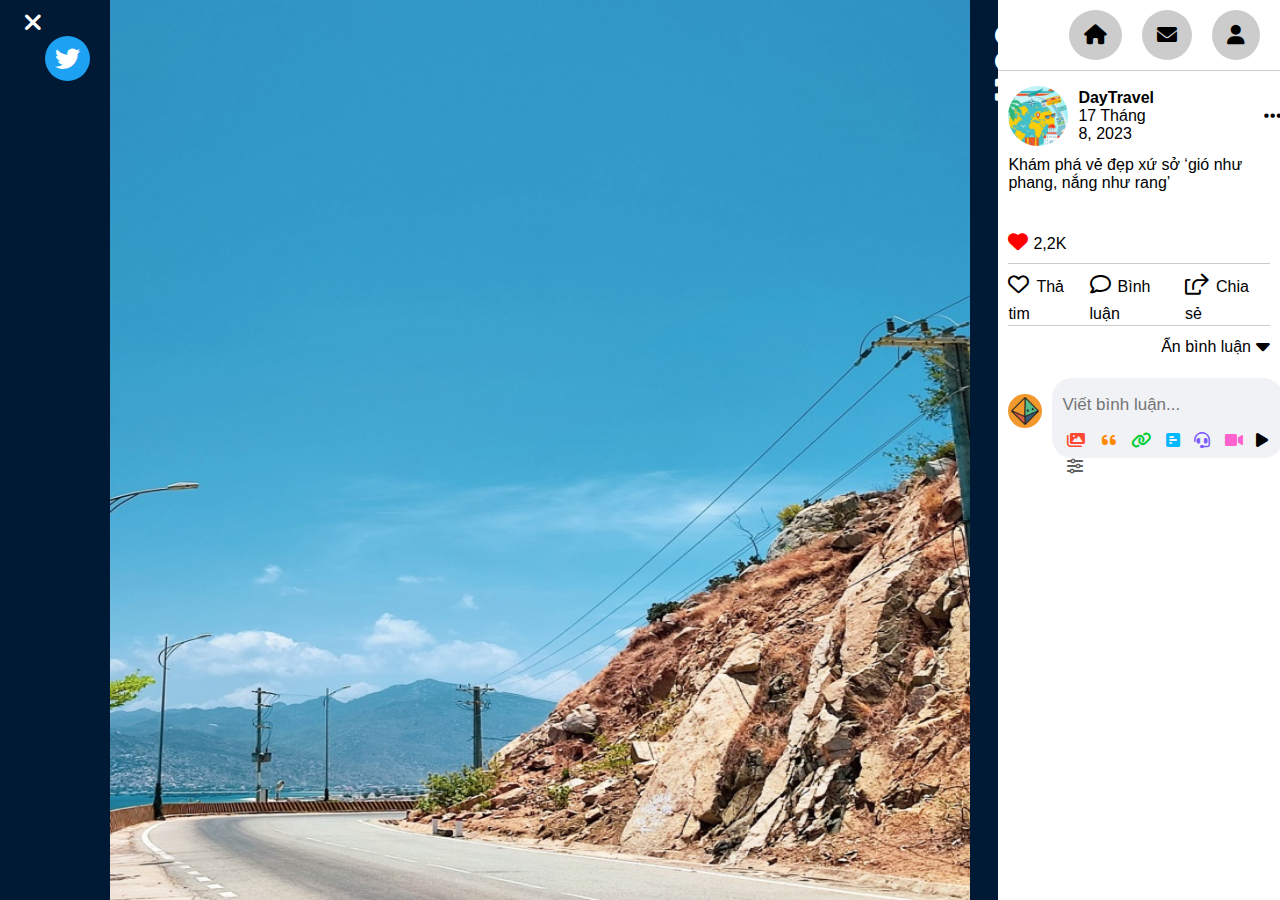
<file: assets/page/page-8.html>
<!DOCTYPE html>
<html lang="en">
<head>
  <meta charset="UTF-8">
  <meta name="viewport" content="width=device-width, initial-scale=1.0">
  <title>Social Media</title>
  <link rel="stylesheet" href="page.css">
  <link rel="stylesheet" href="../css/responsivepage.css">

  <link rel="stylesheet" href="../fonts/fontawesome-free-6.0.0-web/css/all.min.css">
  <link rel="icon" href="../img/lotus-icon.png">
</head>
<body>
  <div id="containers">
    <div id="container">
      <div id="tool-left">
        <a href="/big-project.html"><i class="fa-solid fa-xmark"></i></a>
        <i class="fa-brands fa-twitter"></i>
      </div>
      <div id="images">
        <img src="../img/img8.jpg" alt="">
      </div>
      <div id="tool-right">
        <i class="fa-solid fa-magnifying-glass-plus"></i>
        <i class="fa-solid fa-magnifying-glass-minus"></i>
        <i class="fa-solid fa-expand"></i>
      </div>
    </div>
    <div id="contents">
      <header>
        <i class="fa-solid fa-user"></i>
        <i class="fa-solid fa-envelope"></i>
        <a href="/big-project.html"><i class="fa-solid fa-house"></i></a>
      </header>
      <article>
        <div class="header flex">
          <img src="../img/user8.jpg" alt="" width="60px" height="60px">
          <div class="name" style="margin-left: 10px;">
            <b>DayTravel</b><br>
            17 Tháng 8, 2023
          </div>
          <div class="elip"><i class="fa-solid fa-ellipsis"></i></div>
        </div>
        <div class="content">
          <div class="top-ct" style="margin: 10px 0 40px 0;">
            Khám phá vẻ đẹp xứ sở ‘gió như phang, nắng như rang’
          </div>
          <div class="bot-ct">
            <i class="fa-solid fa-heart" style="color: red;font-size: 20px;margin-right: 5px;"></i>2,2K
          </div>

        </div>
        <div class="footer flex">
          <div><i class="fa-regular fa-heart"></i>Thả tim</div>
          <div><i class="fa-regular fa-comment"></i>Bình luận</div>
          <div><i class="fa-regular fa-share-from-square"></i>Chia sẻ</div>
        </div>
      </article>
      
      <footer>
        <div class="flex" style="justify-content: flex-end;align-items: center;margin-top: 5px;">Ẩn bình luận<i class="fa-solid fa-sort-down" style="font-size: 22px;padding-left: 5px;margin-bottom: 10px;"></i></div>
        <div class="flex">
          <img src="../img/user.png" alt="" width="34px" style="border-radius: 50%;">
          <div class="write">
            <input type="text" placeholder="Viết bình luận...">
            <div class="icons">
              <div class="icon">
                <i class="fa-solid fa-images" style="color: #ff4930;"></i>
                <i class="fa-solid fa-quote-left" style="color: #ff8a00;padding-left: 7px;"></i>
                <i class="fa-solid fa-link" style="color: #00cf35;"></i>
                <i class="fa-solid fa-square-poll-horizontal" style="color: #00b8ff;"></i>
                <i class="fa-solid fa-headset" style="color: #7c5cff;"></i>
                <i class="fa-solid fa-video" style="color: #ff62ce;"></i>
                <i class="fa-solid fa-sliders" style="color: #606060;"></i>
              </div>
              <i class="fa-solid fa-play"></i>
            </div>
          </div>
        </div>
      </footer>
    </div>
  </div>

</body>
</html>
</file>
<file: assets/css/big-project.css>
* {
    margin: 0;
    padding: 0;
    box-sizing: border-box;
    font-family: Arial, Helvetica, sans-serif;
}   

.show-nav {
    display: none;
}

.fonts-18px {
    font-size: 18px;
}

.width-250px {
    width: 250px;
}

.flex {
    display: flex;
    align-items: center;
}

.flex-col {
    display: flex;
    align-items: center;
    flex-direction: column;
}

body {
    background-color: #001935;
}

#go-top {
    position: fixed;
    bottom: 0;
    right: 0;
    font-size: 50px;
    padding: 20px 30px;
}

#go-top i {
    color: #00b8ff;
}

/* Header */
#header {
    position: fixed;
    width: 100%;
    background-color: #001935;
    z-index: 999;
    top: 0;
}

#header .subheader {
    border-bottom: 0.5px solid rgba(117, 117, 117, 0.5);
    height: 54px;
    padding-left: 22px;
    padding-right: 20px;
    justify-content: space-between;
}

#header .subheader .lefthd i {
    font-size: 35px;
    padding: 0px 15px 0px 0px;
    color: #fff;
}

#header .subheader .lefthd a i {
    animation: doimau ease 3s infinite;
}

@keyframes doimau {
    0% {color: brown;}
    20% {color: red;}
    40% {color: plum;}
    60% {color: lightskyblue;}
    80% {color: green;}
    100% {color: orange;}
}

#header .subheader .lefthd .search {
    width: 26.25rem;
    height: 40px;
    background-color: #a6afb8;
    border-radius: 18px;
}

#header .subheader .lefthd .search i {
    color: #000;
    padding-left: 10px;
    font-size: 25px;
}

#header .subheader .lefthd input {
    background-color: #a6afb8;
    line-height: 1.8;
    font-size: 20px;
    border: none;
    border-radius: 0 18px 18px 0;
    width: 100%;
}

#header .subheader .lefthd input:focus {
    outline: none;
}

#header .subheader .lefthd .search:focus {
    background:#a6afb8 ;
}

#header .subheader .lefthd input::placeholder {
    color: #000;
    font-size: 20px;
}

#header .subheader .righthd a > i{
    font-size: 25px;
    color: #a6afb8;
    padding: 0 15px 0 15px;
}

#header .subheader .righthd i:hover {
    cursor: pointer;
}

#header .subheader .righthd a:nth-child(7) {
    padding-right: 15px;
}

#header .subheader .righthd a:last-child i {
    background-color: #00b8ff;
    padding: 5px 10px;
    border-radius: 3px;
}

/* Dropdown-Store */
.dropdown-store {
    position: relative;
    display: inline-block;
}

.dropdown-store-content {
    display: none;
    position: absolute;
    background-color: #f9f9f9;
    width: 23.75rem;
    height: 40rem;
    box-shadow: 0px 8px 16px 0px rgba(0,0,0,0.2);
    z-index: 1;
    right: -9.375px;
    border-radius: 3px;
    overflow-y: scroll;
}

.dropdown-store-content::-webkit-scrollbar-thumb {
    background-color: grey;
    border-radius: 5px;
}

.dropdown-store-content img {
    width: 6.875rem;
    height: 6.875rem;
    border-radius: 20px;
    margin-left: 20px;
}

.dropdown-store-content h3 {
    padding: 15px 0 15px 20px;
}

.dropdown-store-content .store-content {
    display: flex;
    margin-top: 20px;
    border-bottom: 1px solid #ccc;
}

.dropdown-store-content .store-content .store-write {
    padding-bottom: 15px;
}

.dropdown-store-content .store-content .store-write div:first-child {
    margin-left: 15px;
    line-height: 1.4;
}

.store-flex {
    margin-top: 26px;
    display: flex;
}

.store-flex > div {
    color: #8167ff;
    font-weight: bold;
    padding: 8px 12px 8px 12px;
    background: #bfedff;
    margin: 0 5px 0 10px;
    border-radius: 30px;
    cursor: pointer;
}

/* Dropdown-Message */
.dropdown-message {
    position: relative;
    display: inline-block;
}

.dropdown-message-content {
    display: none;
    position: absolute;
    background-color: #f9f9f9;
    width: 18.75rem;
    box-shadow: 0px 8px 16px 0px rgba(0,0,0,0.2);
    z-index: 1;
    border-radius: 3px;
    left: -8.25rem;
}

.dropdown-message-content > header {
    display: flex;
    justify-content: space-between;
    border-bottom: 1px solid #dedede;
}

.dropdown-message-content > header > div {
    padding: 10px;
}

.dropdown-message-content > header > div:last-child {
    font-size: 15px;
    font-weight: bold;
    color: #00b8ff;
    cursor: pointer;
}

.dropdown-message-content > article {
    display: flex;
    flex-direction: column;
    text-align: center;
    margin-top: 20px;
}

.dropdown-message-content > article i {
    font-size: 70px;
    margin-bottom: 20px;
}

.dropdown-message-content > article img {
    margin: 30px 5px 30px 5px;
    width: 40px;
    height: 40px;
    border-radius: 3px;
    animation: change-modal-pen ease-in 2s infinite;
    cursor: pointer;
}

/* Dropdown-thunder */
.dropdown-thunder {
    position: relative;
    display: inline-block;
}

.dropdown-thunder-content {
    display: none;
    position: absolute;
    background-color: #f9f9f9;
    width: 22.5rem;
    height: 11.25rem;
    box-shadow: 0px 8px 16px 0px rgba(0,0,0,0.2);
    z-index: 1;
    right: -6.563rem;
    border-radius: 3px;
}

.dropdown-thunder-content > header {
    font-size: 17px;
    padding: 10px;
    border-bottom: 1px solid #dedede;
}

.dropdown-thunder-content > article {
    display: flex;
    justify-content: space-between;
}

.dropdown-thunder-content > article > div {
    padding: 10px 18px 10px 17px;
    font-size: 18px;
    cursor: pointer;
}  

.dropdown-thunder-content > article > div:first-child {
    color: #39c8ff;
    border-bottom: 2px solid #39c8ff;
}

.dropdown-thunder-content > footer {
    text-align: center;
    margin: auto;
    padding-top: 20px;
    background: #ededed;
    height: 98px;
    border-radius: 3px;
}

/* Dropdown-user */
.flex-row {
    display: flex;
    align-items: center;
    flex-direction: row;
    justify-content: space-between;
}

.dropdown-user {
    position: relative;
    display: inline-block;
}

.dropbtn-user,
.dropbtn-thunder,
.dropbtn-message,
.dropbtn-store {
    background-color: #001935;
    color: #a6afb8;
    padding: 10px;
    font-size: 25px;
    border: none;
    cursor: pointer;
    margin-right: 10px;
}

.dropdown-user-content {
    display: none;
    position: absolute;
    background-color: #f9f9f9;
    width: 15rem;
    height: 43.554rem;
    box-shadow: 0px 8px 16px 0px rgba(0,0,0,0.2);
    z-index: 1;
    right: -50px;
    border-radius: 3px;
}

.dropdown-user-content .user-top li {
    list-style-type: none;
    padding: 10px 10px 10px 0;
}

.dropdown-user-content .user-top .user-li-firstchild {
    display: flex;
    justify-content: space-between;
    background: #ededed;
    padding: 10px;
    color: #919191;
    border-radius: 3px;
}

.log-out {
    color: #000;
    text-decoration: none;
    margin-left: 6.563rem;
}

.log-out:hover {
    text-decoration: underline;
}

.dropdown-user-content .user-top li:hover:not(.user-li-firstchild) {
    background: #ccc;
    cursor: pointer;
}

.dropdown-user-content .user-top li i {
    font-size: 20px;
    padding-right: 10px;
    color: #595959;
    margin-left: 10px;
}

.dropdown-user-content .user-middle li:not(:first-child) {
    list-style-type: none;
    margin: 0 20px 0 40px;
    padding: 5px;

}

.dropdown-user-content .user-middle > div {
    padding: 10px;
    display: flex;
}

.dropdown-user-content .user-middle > div:hover {
    background: #ccc;
    cursor: pointer;
}

.dropdown-user-content .user-middle li:first-child {
    display: flex;
    justify-content: space-between;
    background: #ededed;
    padding: 10px;
    color: #919191;
    border-radius: 3px;
}

.dropdown-user-content .user-middle li:hover:not(:first-child) {
    background: #ccc;
    cursor: pointer;
}

.dropdown-user-content .user-footer {
    background: #ededed;
    height: 30px;
    margin-top: 10px;
    padding: 5px 10px 0 10px;
}

.dropdown-user-content .user-footer li {
    list-style-type: none;
    font-size: 15px;
    color: #919191;
}

.dropdown-user-content .user-footer li:hover {
    text-decoration: underline;
    cursor: pointer;
}

/* Start Modal-Pen */
.fa-camera-retro {
    padding-left: 4px;
}

.fa-quote-left:before {
    padding-left: 6px;
}

.modal-pen {
    position: fixed;
    top: 0;
    right: 0;
    bottom: 0;
    left: 0;
    background-color: rgba(6, 23, 61, 0.8);
    align-items: center;
    justify-content: center;
    display: none;
    margin: 0 auto;
}

.modal-pen.open {
    display: flex;
}

.modal-pen-container {
    color: white;
    border-radius: 3px;
    position: relative;
    animation: modalpenFadeIn ease 0.4s;
    display: flex;
    align-items: center;
    justify-content: center;
}

.modal-pen-container>div>div {
    margin-top: 10px;
    font-weight: bold;
}

@keyframes modalpenFadeIn {
    from {
        opacity: 0;
        transform: translateY(-140px);
    }
    to {
        opacity: 1;
        transform: translateY(0px);
    }
}

.modal-pen .modal-pen-container i {
    cursor: pointer;
    font-size: 42px;
    margin: 0 20px;
    padding: 30px;
    border-radius: 50%;
    color: #001935;
}

.modal-pen .modal-pen-container .flex-col:hover {
    transform: scale(1.1);
}

.modal-pen .modal-pen-container .flex-col:hover i {
    animation: change-modal-pen ease-in 1s infinite;
}

@keyframes change-modal-pen {
    50% {transform: rotate(20deg);}
    75% {transform: rotate(-20deg);}
    100% {transform: rotate(0);}
}

/* Start Modal-Nav */
.modal {
    position: fixed;
    top: 0;
    right: 0;
    bottom: 0;
    left: 0;
    background-color: rgba(0, 0, 0, 0.6);
    align-items: center;
    justify-content: center;
    display: none;
}

.modal.open {
    display: flex;
}

.modal-container {
    background: #fff;
    border-radius: 3px;
    width: 37.5rem;
    max-width: calc(100%-32px);
    min-height: 12.5rem;
    position: relative;
    animation: modalFadeIn ease 0.4s;
}

@keyframes modalFadeIn {
    from {
        opacity: 0;
        transform: translateY(-140px);
    }
    to {
        opacity: 1;
        transform: translateY(0px);
    }
}

.modal-header {
    background: #fff;
    height: 50px;
    display: flex;
    align-items: center;
    justify-content: flex-start;
    font-size: 20px;
    color: #000;
    padding-left: 20px;
    border-radius: 3px;

}

.modal-body {
    padding: 16px;
    border-bottom: 1px solid #999999;
}

.modal-body .flex i {
    font-size: 29px;
    padding-bottom: 20px;
    padding-left: 10px;
} 

.modal-body .flex i:hover {
    cursor: pointer;
}

.modal-input {
    padding: 10px;
    font-size: 15px;
    margin-bottom: 24px;
    border: hidden;
    outline: none;
}

.modal-input::placeholder {
    font-size: 20px;
}

.modal-close {
    position: absolute;
    bottom: 15px;
    left: 15px;
    color: #000;
    padding: 5px 12px;
    cursor: pointer;
    background: #ccc;
    border-radius: 18px;
}

.modal-footer {
    padding: 16px;
    text-align: right;
    display: flex;
    justify-content: flex-end;
}

.modal-footer div {
    margin-right: 30px;
    padding: 5px 10px;
    cursor: pointer;
    border: 2px solid #999999;
    border-radius: 18px;
}

.modal-footer div i {
    padding-left: 10px;
}

/* Modal-Content */
.img-modal-content-main {
    width: 600px;
    height: 400px;
}

.img-modal-content {
    width: 36px;
    height: 36px;
    border-radius: 3px;
    margin: 10px 10px 10px 10px;
}

.modal-content {
    position: fixed;
    top: 0;
    right: 0;
    bottom: 0;
    left: 0;
    background-color: rgba(0, 0, 0, 0.6);
    display: none;
    z-index: 999;
}

.modal-content.open {
    display: flex;

}

.modal-content-container {
    background: #fff;
    border-radius: 3px;
    width: 37.5rem;
    min-height: 12.5rem;
    position: relative;
    animation: modalFadeInContent ease 0.4s;
    z-index: 999;
    margin: 20px auto;
}

@keyframes modalFadeInContent {
    from {
        opacity: 0;
        transform: translateY(-140px);
    }
    to {
        opacity: 1;
        transform: translateY(0px);
    }
}

.modal-content-header {
    background: #fff;
    height: 50px;
    display: flex;
    align-items: center;
    justify-content: flex-start;
    font-size: 20px;
    color: #000;
    padding-left: 20px;
    border-radius: 3px;
    border-bottom: 1px solid #ccc;
}

.modal-content-body {
    border-bottom: 1px solid #999999;
}

.modal-content-body .flex i {
    font-size: 25px;
    padding-bottom: 20px;
    padding-left: 10px;
    margin-top: 15px;
} 

.modal-content-body .flex i:hover {
    cursor: pointer;
}

.modal-content-input {
    width: 70%;
    padding: 10px;
    font-size: 15px;
    border: hidden;
    outline: none;
}

.modal-content-input::placeholder {
    font-size: 20px;
}

.modal-content-close {
    position: absolute;
    bottom: 15px;
    left: 15px;
    color: #000;
    padding: 5px 12px;
    cursor: pointer;
    background: #ccc;
    border-radius: 18px;
}

.modal-content-footer {
    padding: 16px;
    text-align: right;
    display: flex;
    justify-content: flex-end;
}

.modal-content-footer div {
    margin-right: 30px;
    padding: 5px 10px;
    cursor: pointer;
    border: 2px solid #999999;
    border-radius: 18px;
}

.modal-content-footer div i {
    padding-left: 10px;
}


/* Modal-Header */
.modal-nav {
    position: fixed;
    top: 0;
    right: 0;
    bottom: 0;
    left: 0;
    background-color: rgba(0, 0, 0, 0.6);
    align-items: center;
    justify-content: center;
    display: none;
}

.modal-nav.open {
    display: flex;
}

.modal-nav-container {
    background: #001935;
    width: 18.75rem;
    position: fixed;
    left: 0;
    top: 0;
    bottom: 0;
    animation: modalnavFadeIn ease 0.4s;
}

@keyframes modalnavFadeIn {
    from {
        opacity: 0;
        transform: translateX(-140px);
    }
    to {
        opacity: 1;
        transform: translateX(0px);
    }
}

.modal-nav-container .header-nav {
    display: flex;
    justify-content: space-between;
    padding: 20px 20px 0 20px;
}

.modal-nav-container .header-nav i {
    font-size: 32px;
    color: white;
    margin-bottom: 20px;
    cursor: pointer;
}

.modal-nav-container .body-nav > div {
    color: #99a3ae;
    padding: 12px 0 12px 20px;
}

.modal-nav-container .body-nav > div:hover {
    background: #122943;
    cursor: pointer;
}

.modal-nav-container .body-nav i {
    font-size: 20px;
    padding-right: 15px;
}

.modal-nav-container .footer-nav .flex {
    color: white;
    border-bottom: 1px solid #21374f;
    padding: 0 10px 20px 15px;
    font-size: 14px;
    margin-top: 9.375rem;
}

.modal-nav-container .footer-nav .flex div {
    margin-right: 14px;
    cursor: pointer;
}

.modal-nav-container .footer-nav .flex div:hover {
    text-decoration: underline;
}

.modal-nav-container .footer-nav .pencil-modal > div > i {
    font-size: 22px;
    margin-right: 10px;
}

.modal-nav-container .footer-nav .pencil-modal > div {
    display: inline-block;
    padding: 10px 82px;
    background: #00b8ff;
    margin: 14px 22px;
    border-radius: 40px;
    cursor: pointer;
}

/* Main-Content */
#main-content {
    box-sizing: border-box;
    justify-content: center;
    width: 100%;
    max-width: 61.875rem;
    display: flex;
    margin: 90px auto;
}

#main-content #left-sidebar {
    width: 22.75rem;
    position: fixed;
    left: 0px;
    overflow-y: scroll;
    height: 100%;
    padding: 0 10px;
    margin-top: -10px;
}

#main-content #left-sidebar:hover::-webkit-scrollbar-thumb {
    background-color: grey;
    border-radius: 5px;
}

#main-content #left-sidebar::-webkit-scrollbar {
    width: 5px;
}

#containers {
    margin-left: 20px;
}

/* Nav */
#containers #nav {
    box-sizing: border-box;
    width: 36.25rem;
    background: white;
    border-radius: 3px;
    justify-content: center;
    align-items: center;
    min-height: 6.875rem;
    margin-bottom: 20px;
    padding: 15px 5px;
    display: flex;
    position: relative;
}

.cover-img-user {
    width: 17.5rem;
    height: 9.375rem;
    border-radius: 3px 3px 0 0;
}

.infor-img-user {
    width: 70px;
    height: 70px;
    position: absolute;
    top: 6.375rem;
    left: 6.563rem;
    border-radius: 50%;
    border: 5px solid white;
}

.name-user {
    margin-top: 22px;
}

.infor-user {
    position: absolute;
    width: 17.5rem;
    height: 13.75rem;
    background: #cbcbcb;
    left: -12.188rem;
    top: 75px;
    z-index: 999;
    box-shadow: 0 0 15px rgba(0,0,0,.5);
    border-radius: 3px;
    display: none;
    text-align: center;
}

.img:hover ~ .infor-user {
    display: block;
}

.infor-user:hover {
    display: block;
}

.infor-user .header-user {
    position: absolute;
    width: 16.25rem;
    display: flex;
    justify-content: flex-end;
    font-size: 23px;
    color: white;
    margin: 10px 20px 0 0 ;
    cursor: pointer;
}

#containers #nav ul li {
    list-style-type: none;
}

#containers #nav ul li i {
    width: 13%;
    margin-bottom: 25px;
    font-size: 44px;
    position: relative;
}

#containers #nav ul li button {
    border: none;
    background: #fff;
    display: flex;
    flex-direction: column;
    margin: 0 16px;
    align-items: stretch;    
    line-height: 0;
    font-size: 20px;
}

#containers #nav ul li button:hover {
    cursor: pointer;
}

#containers #nav ul li button:hover i {
    animation: chuyendong 0.2s both;
}

@keyframes chuyendong {
    from {bottom: 0px;}
    to {bottom: 5px;}
}

#containers .tabs {
    max-width: 36.25rem;
    height: 52px;
    color: #fff;
    display: flex;
    position: relative;
    border-bottom: 1px solid #21374f;
}

#containers .tabs .line {
    position: absolute;
    left: 0;
    bottom: 0;
    width: 0;
    height: 4px;
    background-color: #00b8ff;
    transition: all 0.2s ease;
    border-radius: 3px;
}

#containers .tabs .tab-item {
    min-width: 80px;
    padding: 16px 20px 11px 20px;
    font-size: 21px;
    color: #fff;
    border-bottom: 5px solid transparent;
    cursor: pointer;
}

#containers .tabs .tab-item:hover {
    background: rgba(200, 200, 200, 0.2);
    border-radius: 3px;
}

#containers .tabs .tab-item.active {
    color: #00b8ff !important;
}

/* Contents */
#containers #contents .tab-pane  {
    display: none;
}

#containers #contents .tab-pane.active {
    display: block;
}

.img {
    width: 64px;
    height: 64px;
    position: absolute;
    top: 0;
    left: -85px;
    border-radius: 3px;
    cursor: pointer;
}

.img-content {
    width: 36.25rem;
    height: 23.125rem;
}

.heart {
    color:red;
}

.elip {
    position: absolute;
    right: 10px;
    font-size: 20px;
    padding: 5px 8px;
}

.elip:hover {
    background: #a1a1a1;
    border-radius: 50%;
} 

.elip .elip-modal {
    z-index: 1;
    position: absolute;
    width: 15.625rem;
    height: 25.938rem;
    background: #fff;
    top: 40px;
    left: -6.25rem;
    border-radius: 3px;
    box-shadow: 0 0 15px rgba(0,0,0,.5);
    text-align: center;
    display: none;
}

.elip .elip-modal > div {
    padding: 13px 0;
    font-size: 16px;
}

.elip .elip-modal > div:nth-child(2) {
    border-bottom: 1px solid #ccc;
}

.elip > .elip-modal > div:hover {
    background: #e5e7ea;
    border-radius: 3px;
}

#containers #contents .content {
    width: 36.25rem;
    height: 40rem;
    background-color: #fff;
    margin-top: 20px;
    position: relative;
    border-radius: 3px;
}

#containers #contents .content > header {
    min-height: 64px;
}

#containers #contents .content header:hover {
    background: #e9e9e9;
    cursor: pointer;
    border-radius: 3px;
}

#containers #contents .content header:hover .dropbtn-elip {
    background: #e9e9e9;
}

#containers #contents .content header .name {
    margin-left: 20px;
    font-weight: bold;
}

#containers #contents .content header .fl {
    padding-left: 10px;
    color: #00b8ff;
}

#containers #contents .content header .fl:hover {
    text-decoration: underline;
}

#containers #contents .content article div:nth-child(2) {
    margin: 15px 10px;
}

#containers #contents .content article div:nth-child(3) {
    margin: 5px 10px;
}

.tag {
    color: #585858 !important;
    text-decoration: none;
    padding-right: 10px;
}

.tag:hover {
    text-decoration: underline;
}

#containers #contents .content article button {
    border: none;
    background-color: #fff;
    color: #595959;
    margin-top: 20px;
    font-size: 20px;
    display: flex;
    align-items: center;
}

#containers #contents .content article button:hover {
    cursor: pointer;
}

#containers #contents .content > footer {
    border-top: 1px solid #747474;
    margin: 0 10px;
    display: flex;
    justify-content: space-between;
    align-items: center;
}

#containers #contents .content footer > .note {
    padding: 6px 16px;
    border: 1px solid #595959;
    border-radius: 18px;
    cursor: pointer;
}

#containers #contents .content footer ul li {
    list-style-type: none;
    margin: 10px 15px;
    font-size: 25px;
    cursor: pointer;
    position: relative;
}

/* Start Share */
.content footer .share-modal {
    width: 20.625rem;
    height: 19.688rem;
    background: #fff;
    position: absolute;
    z-index: 999;
    bottom: -16.875rem;
    right: 14.688rem;
    box-shadow: 0 0 15px rgba(0,0,0,.5);
    border-radius: 3px;
    display: none;
}


.content footer .share-modal .header-share {
    margin: 10px;
}

.content footer .share-modal .header-share > i {
    font-size: 20px;
    color: #5e5e5e;
}

.content footer .share-modal .header-share > input {
    border: none;
    font-size: 17px;
    margin-left: 15px;
    line-height: 1.6;
}

.content footer .share-modal .header-share > input:focus {
    outline: none;
}

.content footer .share-modal > article {
    overflow-x: scroll;
}

.content footer .share-modal > article > div {
    display: flex;
    flex-direction: column;
    align-items: center;
    text-align: center;
}

.content footer .share-modal > article > div > div {
    font-size: 15px;
}

.content footer .share-modal > article > div > img {
    width: 60px;
    height: 60px ;
    border-radius: 3px;
}

.content footer .share-modal > footer {
    display: flex;
    justify-content: space-around;
    align-items: center;
    text-align: center;
    background: #d1d1d1;
    padding: 10px 15px;
    border-radius: 3px;
}

.content footer .share-modal > footer > div > i {
    font-size: 25px;
    padding: 15px;
    background: #fff;
    border-radius: 100%;
}

.content footer .share-modal > footer > div > div {
    font-size: 15px;
    margin-top: 5px;
}

/* START Sidebar */
#sidebar {
    width: 23.75rem;
    height: 100%;
    background-color: #001935;
    position: fixed;
    right: 10px;
    overflow-y: scroll;
    padding-bottom: 90px;
}

#sidebar::-webkit-scrollbar {
    width: 5px;
}

#sidebar:hover::-webkit-scrollbar-thumb {
    background-color: grey;
    border-radius: 5px;
}


#sidebar .accounts  {
    height: 15rem;
    overflow: hidden;
}

#sidebar #top-sidebar h1 {
    margin-top: 8px;
    padding: 0 10px 16px 10px;
    font-size: 21px;
    line-height: 0.5;
    border-bottom: 2px solid #21374f;
}

#sidebar #top-sidebar .accounts {
    margin-top: 10px;
}

.img-account {
    width: 40px;
    height: 40px;
}

#sidebar #top-sidebar .accounts .account {
    padding: 10px 8px;
    position: relative;
}

#sidebar #top-sidebar .accounts .account:hover {
    background-color: rgba(255, 255, 255, 0.1);
    cursor: pointer;
    border-radius: 10px;
}

#sidebar #top-sidebar .accounts .account img {
    border-radius: 3px;
}

#sidebar #top-sidebar .accounts .account .infor {
    display: flex;
    flex-direction: column;
    padding-left: 10px; 
    color: #fff;
}

#sidebar #top-sidebar .accounts .account .acc-fl  {
    color: #00b8ff;
    position: absolute;
    right: 60px;
}

#sidebar #top-sidebar .accounts .account .acc-fl:hover {
    text-decoration: underline;
}

#sidebar #top-sidebar .accounts .account .acc-close {
    margin-left: 20px;
    color: #808c9a;
    position: absolute;
    right: 30px;
}

#sidebar #top-sidebar .accounts .account .acc-close:hover {
    color: #fff;
}

#mid-sidebar h1 {
    color: #fff;
    margin-top: 45px;
    padding: 0 10px 16px 10px;
    font-size: 21px;
    line-height: 0.5;
    border-bottom: 2px solid #21374f;
}

#bot-sidebar {
    margin: 10px;
    width: 20rem;
    height: 35.125rem;
    background-color: #fff;
    border-radius: 3px;
}

.next-page {
    text-decoration: none;
    color: black;
}

#bot-sidebar header {
    padding: 10px;
    position: relative;
}

#bot-sidebar header:hover {
    background: #e9e9e9;
    cursor: pointer;
    border-radius: 3px;
}

#bot-sidebar header .name {
    padding-left: 10px;
    font-weight: bold;
}

#bot-sidebar header .fl {
    padding-left: 10px;
    color: #00b8ff;
}

#bot-sidebar header .fl:hover {
    text-decoration: underline;
}

.change-img-sidebar {
    background-size: 20.625rem 22.125rem;
    animation: change-sidebar 3s infinite linear;
} 

.change-img-sidebar img {
    visibility: hidden;

}

@keyframes change-sidebar {
    0% {background-image: url(https://mortelmanagement.com/wp-content/uploads/2023/01/cong-nghe-thong-tin.jpg);}
    50% {background-image: url(https://maacviet-arena.vn/wp-content/uploads/2019/01/cong-nghe-thong-tin-gom-nhung-chuyen-nganh-nao.jpg);}
    100% {background-image: url(https://tuyengiao.vn/Uploads/2019/8/21/22/49e04694e9069046a3c9d05a71ec16c1.jpg);}
}

#bot-sidebar article div:nth-child(2) {
    margin: 5px 10px;
}

#bot-sidebar article div:nth-child(3) {
    margin: 5px 10px;
}

#bot-sidebar article div:nth-child(3) a {
    color: #747474;
    padding-right: 5px;
    text-decoration: none;
}

#bot-sidebar article div:nth-child(3) a:hover {
    text-decoration: underline;
}

#bot-sidebar article button {
    border: none;
    background-color: #fff;
    color: #595959;
    margin-top: 20px;
    font-size: 18px;
    display: flex;
    align-items: center;
}

#bot-sidebar article button:hover {
    cursor: pointer;
}

#bot-sidebar footer {
    border-top: 1px solid #747474;
    margin: 0 10px;
    display: flex;
    justify-content: space-between;
    align-items: center;
    padding-bottom: 90px;
}

#bot-sidebar footer div {
    margin-top: 7px;
    padding: 6px 16px;
    border: 1px solid #595959;
    border-radius: 18px;
    cursor: pointer;
}

#bot-sidebar footer ul li {
    list-style-type: none;
    font-size: 25px;
    padding-left: 15px;
    cursor: pointer;
}

#ad h1 {
    color: #fff;
    margin-top: 45px;
    padding: 0 10px 16px 10px;
    font-size: 21px;
    line-height: 0.5;
    border-bottom: 2px solid #21374f;
}

#ad div img {
    width: 21.875rem;
    height: 28.125rem;    
}

.change-ad {
    margin: 10px 10px;
    background-size: 20.563rem 28.438rem;
    animation: change-ad 5s infinite linear;
    border-radius: 3px;
}

.change-ad img {
    visibility: hidden;
}

@keyframes change-ad {
    0% {background-image: url(https://cdn.brvn.vn/topics/1280px/2022/322036_YouTube-cover_1641889039.jpg);}
    33.3% {background-image: url(https://logico.com.vn/upload_images/images/2023/05/12/kich-thuoc-anh-dang-facebook-1.jpg);}
    66.6% {background-image: url(https://atpholdings.vn/wp-content/uploads/2020/06/4-cC3A1ch-C491C6A1n-giE1BAA3n-C491E1BB83-hE1BB93-sC6A1-Linkedin-cE1BBA7a-bE1BAA1n-thu-hC3BAt-nhC3A0-tuyE1BB83n-dE1BBA5ng-2.png);}
    100% {background-image: url(https://encrypted-tbn0.gstatic.com/images?q=tbn:ANd9GcRmE93PsAMZlJ0oTodcMJbZWM5rxGX6ERBHqQ&usqp=CAU);}

}

/* Friends */
#friendss > h1 {
    color: #fff;
    margin-top: 25px;
    padding: 0 10px 6px 8px;
    font-size: 21px;
    line-height: 0.5;
    border-bottom: 2px solid #21374f;
    position: relative;
}

#friendss > h1 > .fa-magnifying-glass {
    margin-left: 185px;
}



#friendss #friends {
    margin-left: 10px;
    margin-top: 10px;
    color: #fff;
}

.img-friend {
    width: 50px;
    height: 45px;
    border-radius: 3px;
}

#friendss #friends .friend {
    padding: 15px;
}

#friendss #friends .friend:hover {
    background: rgba(255, 255, 255, 0.1);
    cursor: pointer;
    border-radius: 10px;
}

/* Search-fiends */
.search-friends {
    display: flex;
    align-items: center;
    background: #a6afb8;
    border-radius: 30px;
    margin-left: 14.375rem;
    transform: translateX(-100%);

}

.search-friends > .search-fr {
    border: none;
    outline: none;
    background: none;
    font-size: 16px;
    width: 0;
    transition: all 0.25s ease-in-out;
}

.search-friends > .search-fr::placeholder {
    color: #000;
}

.search-friends > .search-fr-btn {
    background: #a6afb8;
    border: none;
    padding: 11px;
    cursor: pointer;
    border-radius: 50%;
    transition: all 0.25s ease-in-out;
}

.search-friends:hover > .search-fr, .search-friends > .search-fr:valid {    
    padding: 8px 0 8px 15px;
    width: 9.375rem;
}

/* Elip-friend */
.show-elip-fr {
    position: absolute;
    font-size: 18px;
    padding: 10px;
    right: 15px;
}

.show-elip-fr:hover {
    cursor: pointer;
    background: #a6afb8;
    border-radius: 18px;
    color: #000;
}
.elip-friends {
    position: absolute;
    width: 21.625rem;
    height: 26.625rem;
    background: #fff;
    font-size: 17px;
    color: #4b4b4b;
    border-radius: 10px;
    box-shadow: 0px 8px 16px 0px rgba(0,0,0,0.2);
    display: none;
    top: 45px;
}

.elip-friends > div {
    border-bottom: 1px solid #ccc;
    margin: 0 15px 0 15px;    
}

.elip-friends > div > div {
    padding: 10px 0 10px 5px;
    margin: 5px 0;
} 

.elip-friends > .hover-div-elip > div:hover {
    background: #ccc;
    cursor: pointer;
    border-radius: 10px;
}

.elip-friends > div > div > i {
    padding-right: 10px;
}

/* Chats */
.chats .chat {
    width: 23.75rem;
    height: 29.375rem;
    background: white;
    position: fixed;
    right: 15px;
    bottom: 15px;
    border-radius: 12px;
    display: none;
}

.header-chat {
    display: flex;
    justify-content: space-between;
    align-items: center;
    height: 60px;
    border-bottom: 1px solid #ccc;
}

.chats .chat .header-chat .flex > img {
    width: 46px;
    height: 46px;
    border-radius: 50%;
    margin: 0 10px 0 10px;
    cursor: pointer;
    position: relative;
}

.fa-solid.fa-circle {
    font-size: 12px;
    color: #31a24c;
    position: absolute;
    left: 37px;
    top: 35px;
    border: 3px solid white;
    border-radius: 50%;
}

.chats .chat .header-chat .right-chat > i {
    font-size: 20px;
    margin-right: 15px;
    cursor: pointer;
}

.chats .chat .body-chat {
    text-align: center;
}

.chats .chat .body-chat > img {
    width: 56px;
    height: 56px;
    border-radius: 50%;
    margin: 10px 0 5px 0;
    cursor: pointer;
}

.chats .chat .body-chat > div > div img {
    width: 36px;
    height: 36px;
    border-radius: 50%;
    margin: 10px;
    cursor: pointer;
}

.chats .chat .body-chat > div > .content-chat > div {
    background: #e4e6eb;
    padding: 10px;
    margin: 5px 10px 5px 0;
    border-radius: 20px;
}


.chats .chat .footer-chat .chat-write {
    width: 21.875rem;
    height: 45px;
    background: #ededed;
    margin: 10px 15px;
    border-radius: 10px;
}

.chats .chat .footer-chat .chat-write > img {
    width: 30px;
    height: 30px;
    border-radius: 50%;
    margin: 0 10px 0 10px;
    cursor: pointer;
}

.chats .chat .footer-chat .chat-write > input {
    border: none;
    font-size: 18px;
    background: #ededed;
    color: #a6a6a6;
    line-height: 1.6;
}

.chats .chat .footer-chat .chat-write > input:focus {
    outline: none;
    color: black;
}

.chats .chat .footer-chat .chat-footer-icon {
    display: flex;
    justify-content: space-between;
    align-items: center;
    margin: 15px;
}

.chats .chat .footer-chat .chat-footer-icon > div:first-child > i {
    padding-right: 15px;
}

.chats .chat .footer-chat .chat-footer-icon i {
    font-size: 23px;
    cursor: pointer;
}
</file>
<file: assets/css/responsive.css>
@media (max-width: 1340px) {
    #main-content #left-sidebar {
        display: none;
    }

    #sidebar {
        position: unset;
        margin-left: 50px;
    }

    .fa-phone-volume {
        margin-left: 110px;
    }

    .search-friends {
        margin-left: 190px;
    }

    .infor-user {
        left: -5.188rem;
    }
}

@media (max-width: 1100px) {
    #header .subheader .lefthd .search {
        width: 200px;
    }
    
    #sidebar {
        display: none;
    }
}

@media (max-width: 1100px) and (min-width: 700px) {
    .img-content {
        width: 650px;
        height: 415px;
    }

    .modal-pen .modal-pen-container i {
        font-size: 42px;
        margin: 0 7px;
        padding: 24px;
    }
    
    #containers #nav {
        width: 650px;
    }

    #containers #nav ul li button {
        font-size: 23px;
    }

    #containers .tabs {
        max-width: 650px;
    }

    #containers .tabs .tab-item {
        font-size: 25px;
    }

    #containers #contents .content {
        width: 650px;
        height: 680px;
    }

    .elip .elip-modal {
        left: -210px;
    }
}

@media (max-width: 699px) {
    .content footer .share-modal {
        bottom: -19.875rem;
        right: 10.688rem;
    }

    .img-modal-content-main {
        width: 488px;
        height: 290px;
    }

    .modal-content-header {
        padding-left: 80px;
        height: 66px;
    }

    .modal-content-input {
        width: 65%;
    }

    .modal-content-body .flex i {
        padding-left: 8px;
    }

    .modal-content-container {
        width: 30.5rem;
    }
    .modal-container {
        width: 30.5rem;
    }

    .modal-body .flex i {
        font-size: 20px;
        padding-left: 3px;
    }

    .elip .elip-modal {
        left: -13.25rem;
    }

    #containers #nav ul li button {
        margin: 0 12px;
    }

    #containers #nav ul li i {
        font-size: 35px;
    }

    #containers #nav {
        width: 31.25rem;
        min-height: 5.875rem;
    }

    .img-user {
        display: none;
    }

    .infor-user {
        left: -0.188rem;
    }

    .show-nav {
        display: block;
    }

     .righthd {
        display: none;
    }

    .show-nav > i {
        display: block;
        font-size: 25px;
        color: #a6afb8;
        position: absolute;
        top: 14px;
        right: 20px;
        cursor: pointer;
    }

    .modal-nav.open {
        display: flex;
    }

    .img {
        left: 5px;
        width: 60px;
        height: 60px;
        margin-top: 2px;
    }

    .img-content {
        width: 500px;
        height: 320px;
    }

    .modal-header {
        justify-content: center;
    }

    .modal-pen .modal-pen-container i {
        font-size: 35px;
        margin: 0 5px;
        padding: 15px;
    }

    #header .subheader .righthd .fa-house,
    #header .subheader .righthd .fa-user,
    #header .subheader .righthd .fa-pencil {
        display: inline-block;
    }

    #containers {
        margin: 0;
    }

    #containers .tabs .tab-item {
        font-size: 19px;
    }

    #containers #contents .content header .name {
        margin-left: 75px;
    }

    #containers #contents .content {
        width: 500px;
        height: 562px;
    }
    
    #containers #contents .content article button {
        margin-top: 0;
    }
}

@media (max-width: 470px) {
    #containers #contents .content header .name {
        margin-left: 60px;
    }
    
    .infor-img-user {
        top: 4.3rem;
        left: 5.563rem;
    }

    .cover-img-user {
        width: 15.5rem;
        height: 7.375rem;
    }

    .infor-user {
        left: 0.812rem;
        width: 15.5rem;
        height: 10.75rem;
        top: 53px;
    }

    .infor-user .header-user {
        width: 14.25rem;
    }

    .modal-body {
        padding: 0;
    }

    .width-250px {
        width: 180px;
    }
    .fonts-18px {
        font-size: 14px;
    }

    #containers #nav ul li button {
        margin: 0 8px;
    }
    
    #containers #nav ul li i {
        font-size: 30px;
    }

    #containers #nav {
        width: 22.25rem;
        min-height: 4.875rem;
    }

    #containers #contents .content > header {
        min-height: 50px;
    }

    .flex-col {
        margin-top: 8px;
    }

    .img {
        width: 46px;
        height: 46px;
    }

    .img-content {
        width: 355px;
        height: 270px;
    }

    .modal-container {
        width: 365px;
    }

    .modal-pen-container {
        flex-direction: column;
    }

    .modal-body .flex i {
        font-size: 15px;
    }

    .modal-input {
        height: 80px;
    }

    .modal-footer {
        justify-content: end;
    }

    .modal-footer div {
        margin: 0;
    }
    
    #containers .tabs .tab-item {
        padding: 16px 6px 11px 6px;
        font-size: 17px;
    }

    #containers #contents .content {
        width: 355px;
        height: 515px;
    }

    #containers #contents .content footer ul li {
        margin: 10px 10px;
    }

    .modal-content-container {
        width: 21.87rem;
        margin: 74px auto;
    }
    .img-modal-content-main {
        width: 350px;
        height: 300px;
    }

    .modal-content-body .flex i {
        font-size: 17px;
    }

    .modal-content-input {
        width: 210px;
    }

    .modal-content-input::placeholder {
        font-size: 17px;
    }

    .modal-content-header {
        padding-left: 60px;
    }

    .modal-content-footer div {
        margin-right: 3px;
    }

    .content footer .share-modal {
        width: 18.625rem;
        height: 17.29rem;
        right: 2.688rem;
        bottom: -260px;
    }

    .content footer .share-modal > footer {
        padding: 4px 0;
    }

    .content footer .share-modal > footer > div > i {
        font-size: 18px;
    }

    .content footer .share-modal > article > div > img {
        width: 50px;
        height: 50px;
    }

    .content footer .share-modal .header-share {
        margin: 10px 10px 0 10px;
    }

    .elip .elip-modal {
        left: -11rem;
        height: 20.35rem;
        width: 13.625rem;
    }

    .elip .elip-modal > div {
        padding: 8px 0;
    }
}
</file>
<file: assets/page/page.css>
* {
    margin: 0;
    padding: 0;
    box-sizing: border-box;
    font-family: Arial, Helvetica, sans-serif;
} 

.flex {
    display: flex;
    align-items: center;
}

#containers {
    display: flex;
    flex-direction: row;
    overflow: hidden;
}

#container {
    background-color: #001935;
    width: 78%;
    height: 100vh;
    display: flex;
    justify-content: space-between;
}


#container i {
    color: white;
    font-size: 25px;
}

#tool-left {
    margin: 10px 0 0 25px;
}

#tool-left>i:last-child {
    margin: 0 20px 0 20px;
    padding: 10px;
    border-radius: 50%;
    background: #1da1f2;
}

#container #images img {
    width: 860px;
    height: 100%;
}

#tool-right {
    margin: 25px 30px 0 0;

}

#tool-right i {
    margin-left: 25px;
}

#contents {
    width: 22%;
    background-color: white;
}

#contents header {
    display: flex;
    flex-direction: row-reverse;
    align-items: center;
    border-bottom: 1px solid #ccc;
}
#contents header i {
    font-size: 20px;
    color: black;
    margin: 10px 20px 10px 0;
    padding: 15px;
    background: #ccc;
    border-radius: 50%;
}

#contents article {
    margin: 0 10px 0 10px;
}

#contents article .header {
    margin: 15px 0 0 0;
}

#contents article .header i:last-child {
    padding: 10px;
    font-size: 20px;
    margin-left: 100px;
}

#contents article .header i:last-child:hover {
    background: #ccc;
    border-radius: 50%;
    cursor: pointer;
}

#contents article .header>img {
    border-radius: 50%;
}

#contents article .content {
    padding-bottom: 10px;
    border-bottom: 1px solid #ccc;
}

#contents article .footer {
    padding: 10px 0 2px 0;
    border-bottom: 1px solid #ccc;
    justify-content: space-around;
}

#contents article .footer i {
    font-size: 21px;
    padding-right: 7px;
    margin-bottom: 10px;
}

#contents footer {
    margin: 0 10px 0 10px;
}

#contents footer .write {
    background: #f0f2f5;
    width: 300px;
    height: 80px;
    border-radius: 20px;
    margin: 15px 0 0 10px;
}

#contents footer .write input {
    margin: 10px 0 0 10px;
    font-size: 17px;
    line-height: 2;
    background-color: #f0f2f5;
    border: none;
}

#contents footer .write .icons {
    display: flex;
    justify-content: space-between;
    margin: 5px 10px 0 10px;
}

#contents footer .write .icons .icon i, .fa-play {
    padding: 5px;
    border-radius: 50%;
    cursor: pointer;
}

#contents footer .write .icons .icon i:hover, .fa-play:hover {
    background: #ccc;
}
</file>
<file: assets/css/responsivepage.css>
@media (max-width: 1200px) {
    #container #images img {
        width: 700px;
    }

    #containers {
        display: flex;
        flex-direction: column-reverse;
    }

    #container {
        margin-top: 20px;
        width: 100%;
    }

    #contents {
        width: 100%;
    }

    #contents article .header i:last-child {
        margin-left: 900px;
    }

    #contents article .header {
        margin: 20px 0px 30px 0;
    }

    #contents footer .write {
        width: 1115px;
        height: 100px;
    }

    .icons {
        font-size: 30px;
    }
}



@media (max-width: 850px) {
    #tool-right i {
        font-size: 20px;
    }

    .icons {
        font-size: 20px;
    }

    #contents footer .write {
        height: 80px;
    }

    #container {
        display: none;
    }
}


@media (max-width: 470px) {
    #container {
        display: none;
    }
}
</file>
<file: assets/css/login.css>
*{
  margin: 0;
  padding: 0;
  box-sizing: border-box;
  font-family: Arial, Helvetica, sans-serif;
}
#resetForm,#signUpForm{
  display:none;
}

a {
  text-decoration: none;
  color: #fff;
}

.box{
  position: relative;
  width: 400px;
  height: 450px;
  background: transparent;
  border: 2px solid rgba(255,255,255,0.5);
  border-radius: 20px;
  backdrop-filter: blur(15px);
  display: flex;
  justify-content: center;
  align-items: center;
}
h1{
  font-size: 2em;
  color:#fff;
  text-align: center;
}
.form-group{
  position: relative;
  margin: 30px 0;
  width: 310px;
}
.form-group .email{
  position: absolute;
  top: 50%;
  left: 5px;
  transform: translateY(-50%);
  color: #fff;
  font-size: 1em;
  pointer-events: none;
  transition: .5s;
}

.form-group input{
  width:  100%;
  height: 50px;
  background: transparent;
  border: none;
  outline: none;
  font-size: 1em;
  padding: 0 35px 0 5px;
  color:#fff;
}
button{
  width: 100%;
  height: 40px;
  border-radius: 40px;
  background: #fff;
  border: none;
  outline: none;
  cursor: pointer;
  font-size: 1em;
  font-weight: 600;
  color:#fff;
}


section{
    display: flex;
    justify-content: center;
    align-items: center;
    width: 100%;
    min-height: 100vh;
    background-color: #001935;
    background-position: center;
    background-size: cover;

}
.form-box{
    position: relative;
    width: 400px;
    height: 450px;
    background: transparent;
    border: 2px solid rgba(255,255,255,0.5);
    border-radius: 20px;
    backdrop-filter: blur(15px);
    display: flex;
    justify-content: center;
    align-items: center;
}

.forget{
  margin-top: 5px;
  margin-bottom:20px ;
}

.forget label a{
    color: #fff;
    text-decoration: none;

}
.forget label a:hover{
    text-decoration: underline;
}
.showpass input{
    top:auto;
    margin-right: 10px;
    
}
.showpass input[type="checkbox"] {
  width: 16px;
  height: 16px;
  vertical-align: middle;
}

.showpass label {
  display: inline-block;
  vertical-align: middle;
}


button{
    width: 100%;
    height: 40px;
    border-radius: 40px;
    background: #fff;
    border: none;
    outline: none;
    cursor: pointer;
    font-size: 1em;
    font-weight: 600;
}
.register{
    font-size: .9em;
    color:#fff;
    text-align: center;
    margin: 25px 0 10px;

}
.register p a{
    text-decoration: none;
    color: #fff;
    font-weight: 600;
}
.register p a:hover{
    text-decoration: underline;
}

h1{
  font-size: 2em;
  color:#fff;
  text-align: center;
}
.form-group{
  position: relative;
  margin: 30px 0;
  width: 310px;
  
}


 input{
  width:  100%;
  height: 50px;
  background: transparent;
  border: none;
  outline: none;
  font-size: 1em;
  padding: 0 35px 0 5px;
  color:#fff;
}
.fa-solid.fa-x {
  position: absolute;
  top: 0;
  right: 0;
  margin-top: 10px;
  margin-right: 10px;
  cursor: pointer;
}



*, ::after, ::before {
  box-sizing: border-box;
}

body {
  background-color: #212121;
  color: #fff;
  font-family: monospace, serif;
  letter-spacing: 0.05em;
}

h1 {
  font-size: 23px;
}

.form {
  width: 300px;
  padding: 64px 15px 24px;
  margin: 0 auto;
}
.form .control {
  margin: 0 0 24px;
}
.form .control input {
  width: 100%;
  padding: 14px 16px;
  border: 0;
  background: transparent;
  color: #fff;
  font-family: monospace, serif;
  letter-spacing: 0.05em;
  font-size: 16px;
}
.form .control input:hover, .form .control input:focus {
  outline: none;
  border: 0;
}
.form .btn {
  width: 100%;
  display: block;
  padding: 14px 16px;
  background: transparent;
  outline: none;
  border: 0;
  color: #fff;
  letter-spacing: 0.1em;
  font-weight: bold;
  font-family: monospace;
  font-size: 16px;
}

.block-cube {
  position: relative;
}
.block-cube .bg-top {
  position: absolute;
  height: 10px;
  background: #020024;
  background: linear-gradient(90deg, #020024 0%, #340979 37%, #00d4ff 94%);
  bottom: 100%;
  left: 5px;
  right: -5px;
  transform: skew(-45deg, 0);
  margin: 0;
}
.block-cube .bg-top .bg-inner {
  bottom: 0;
}
.block-cube .bg {
  position: absolute;
  left: 0;
  top: 0;
  right: 0;
  bottom: 0;
  background: #020024;
  background: linear-gradient(90deg, #020024 0%, #340979 37%, #00d4ff 94%);
}
.block-cube .bg-right {
  position: absolute;
  background: #020024;
  background: #00d4ff;
  top: -5px;
  z-index: 0;
  bottom: 5px;
  width: 10px;
  left: 100%;
  transform: skew(0, -45deg);
}
.block-cube .bg-right .bg-inner {
  left: 0;
}
.block-cube .bg .bg-inner {
  transition: all 0.2s ease-in-out;
}
.block-cube .bg-inner {
  background: #212121;
  position: absolute;
  left: 2px;
  top: 2px;
  right: 2px;
  bottom: 2px;
}
.block-cube .text {
  position: relative;
  z-index: 2;
}
.block-cube.block-input input {
  position: relative;
  z-index: 2;
}
.block-cube.block-input input:focus ~ .bg-right .bg-inner, .block-cube.block-input input:focus ~ .bg-top .bg-inner, .block-cube.block-input input:focus ~ .bg-inner .bg-inner {
  top: 100%;
  background: rgba(255, 255, 255, 0.5);
}
.block-cube.block-input .bg-top,
.block-cube.block-input .bg-right,
.block-cube.block-input .bg {
  background: rgba(255, 255, 255, 0.5);
  transition: background 0.2s ease-in-out;
}
.block-cube.block-input .bg-right .bg-inner,
.block-cube.block-input .bg-top .bg-inner {
  transition: all 0.2s ease-in-out;
}
.block-cube.block-input:focus .bg-top,
.block-cube.block-input:focus .bg-right,
.block-cube.block-input:focus .bg, .block-cube.block-input:hover .bg-top,
.block-cube.block-input:hover .bg-right,
.block-cube.block-input:hover .bg {
  background: rgba(255, 255, 255, 0.8);
}
.block-cube.block-cube-hover:focus .bg .bg-inner, .block-cube.block-cube-hover:hover .bg .bg-inner {
  top: 100%;
}
</file>
